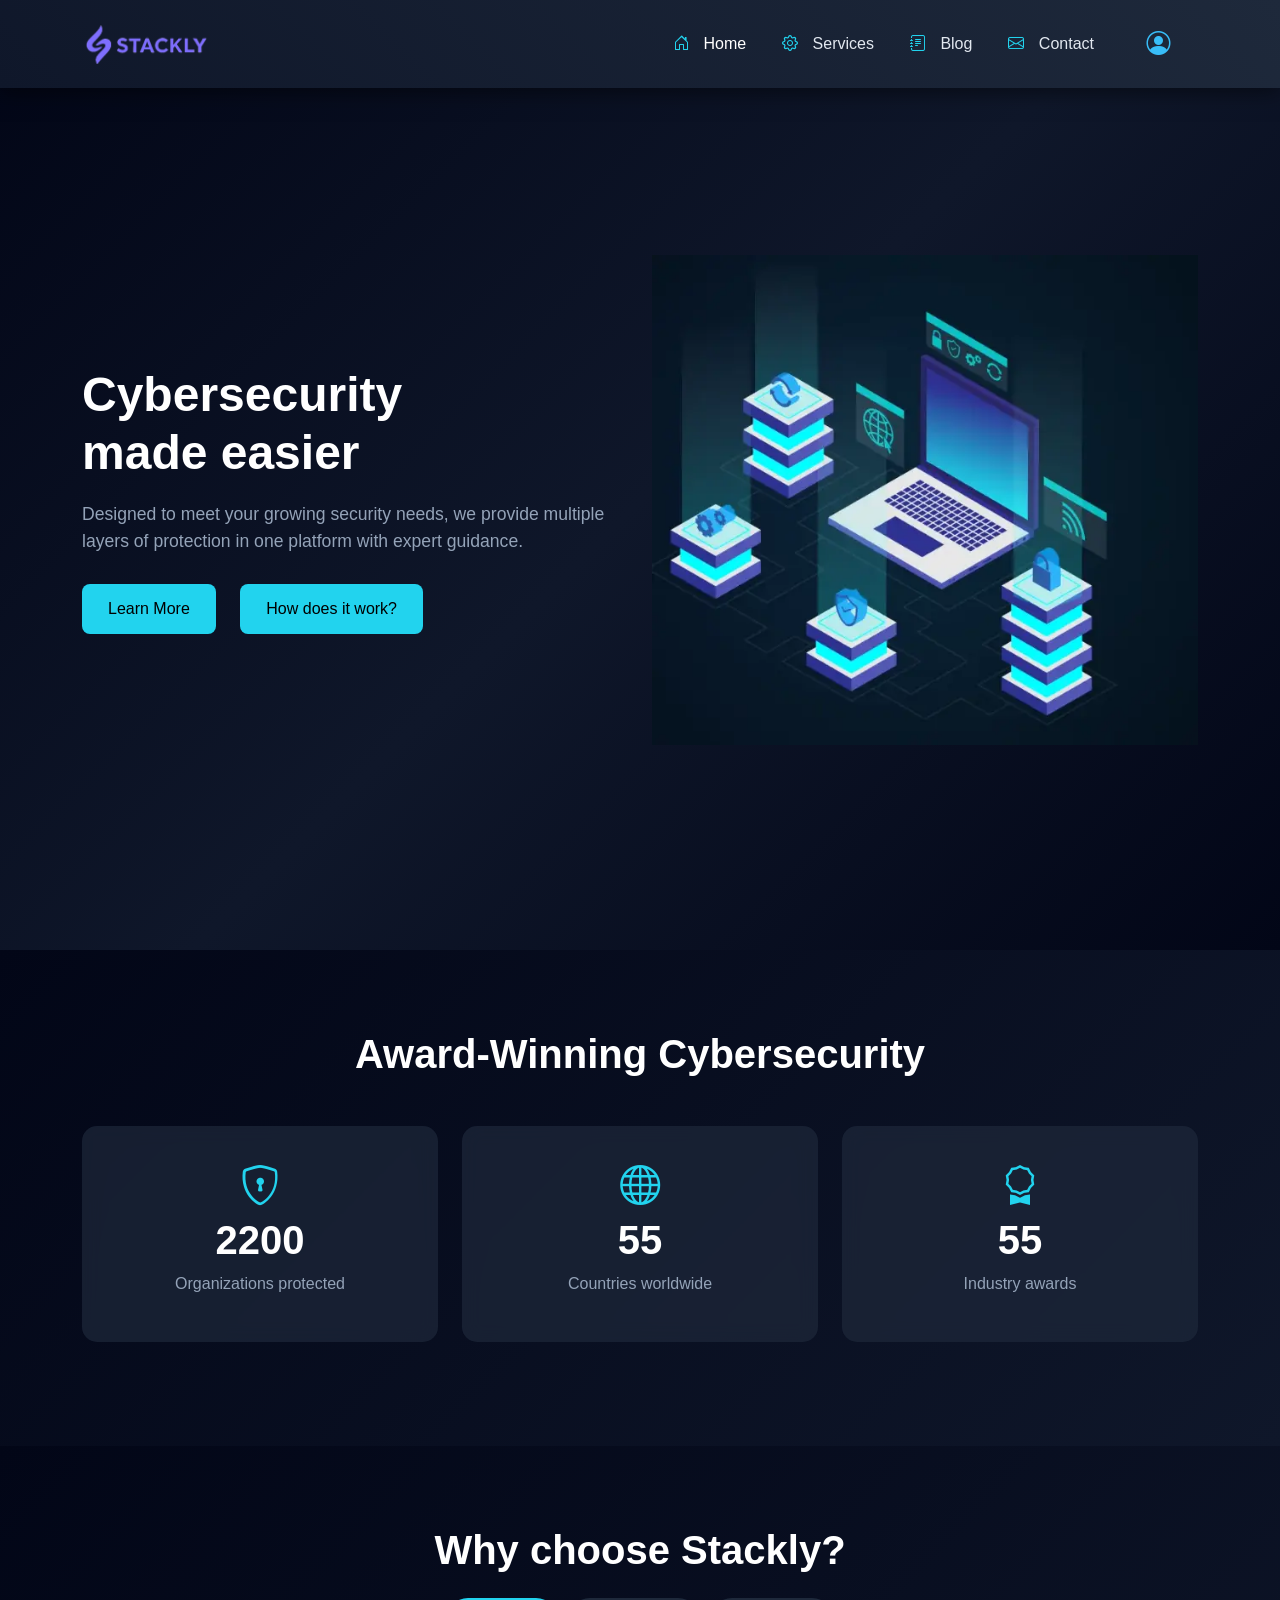
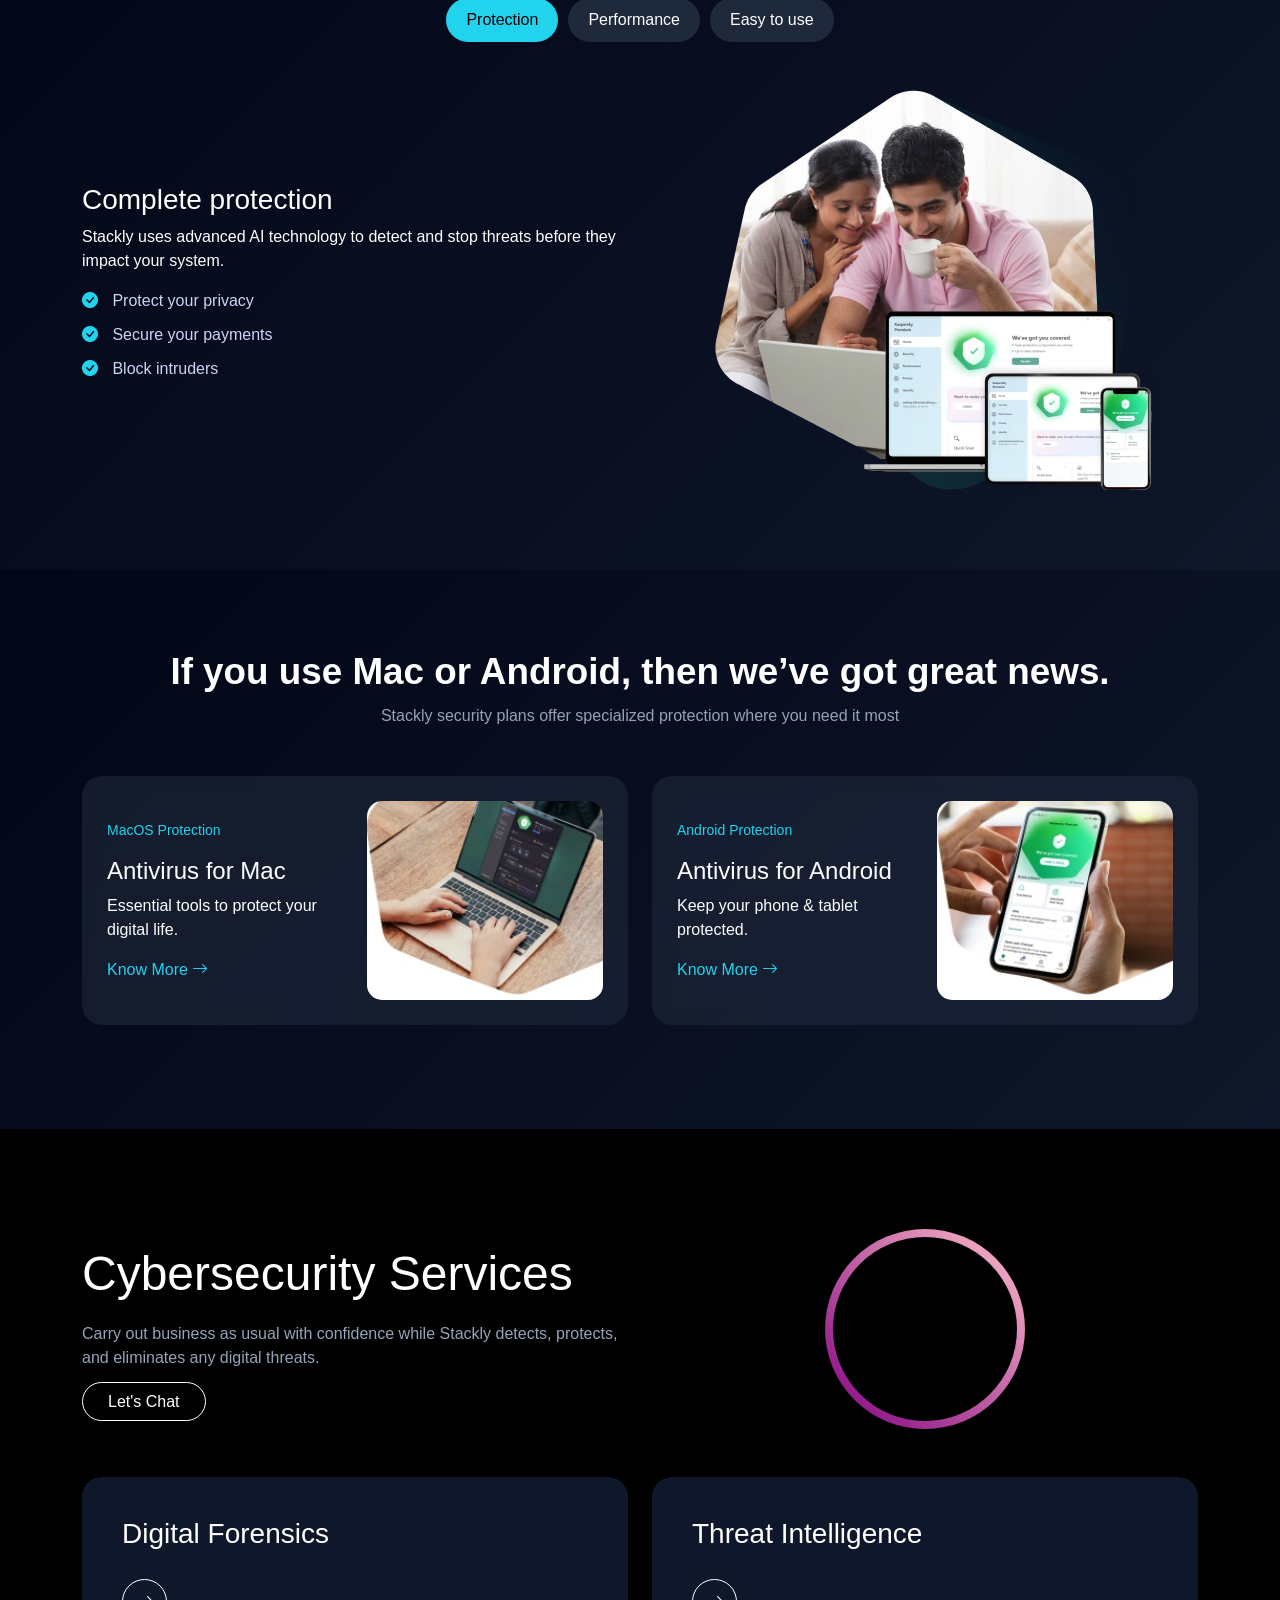
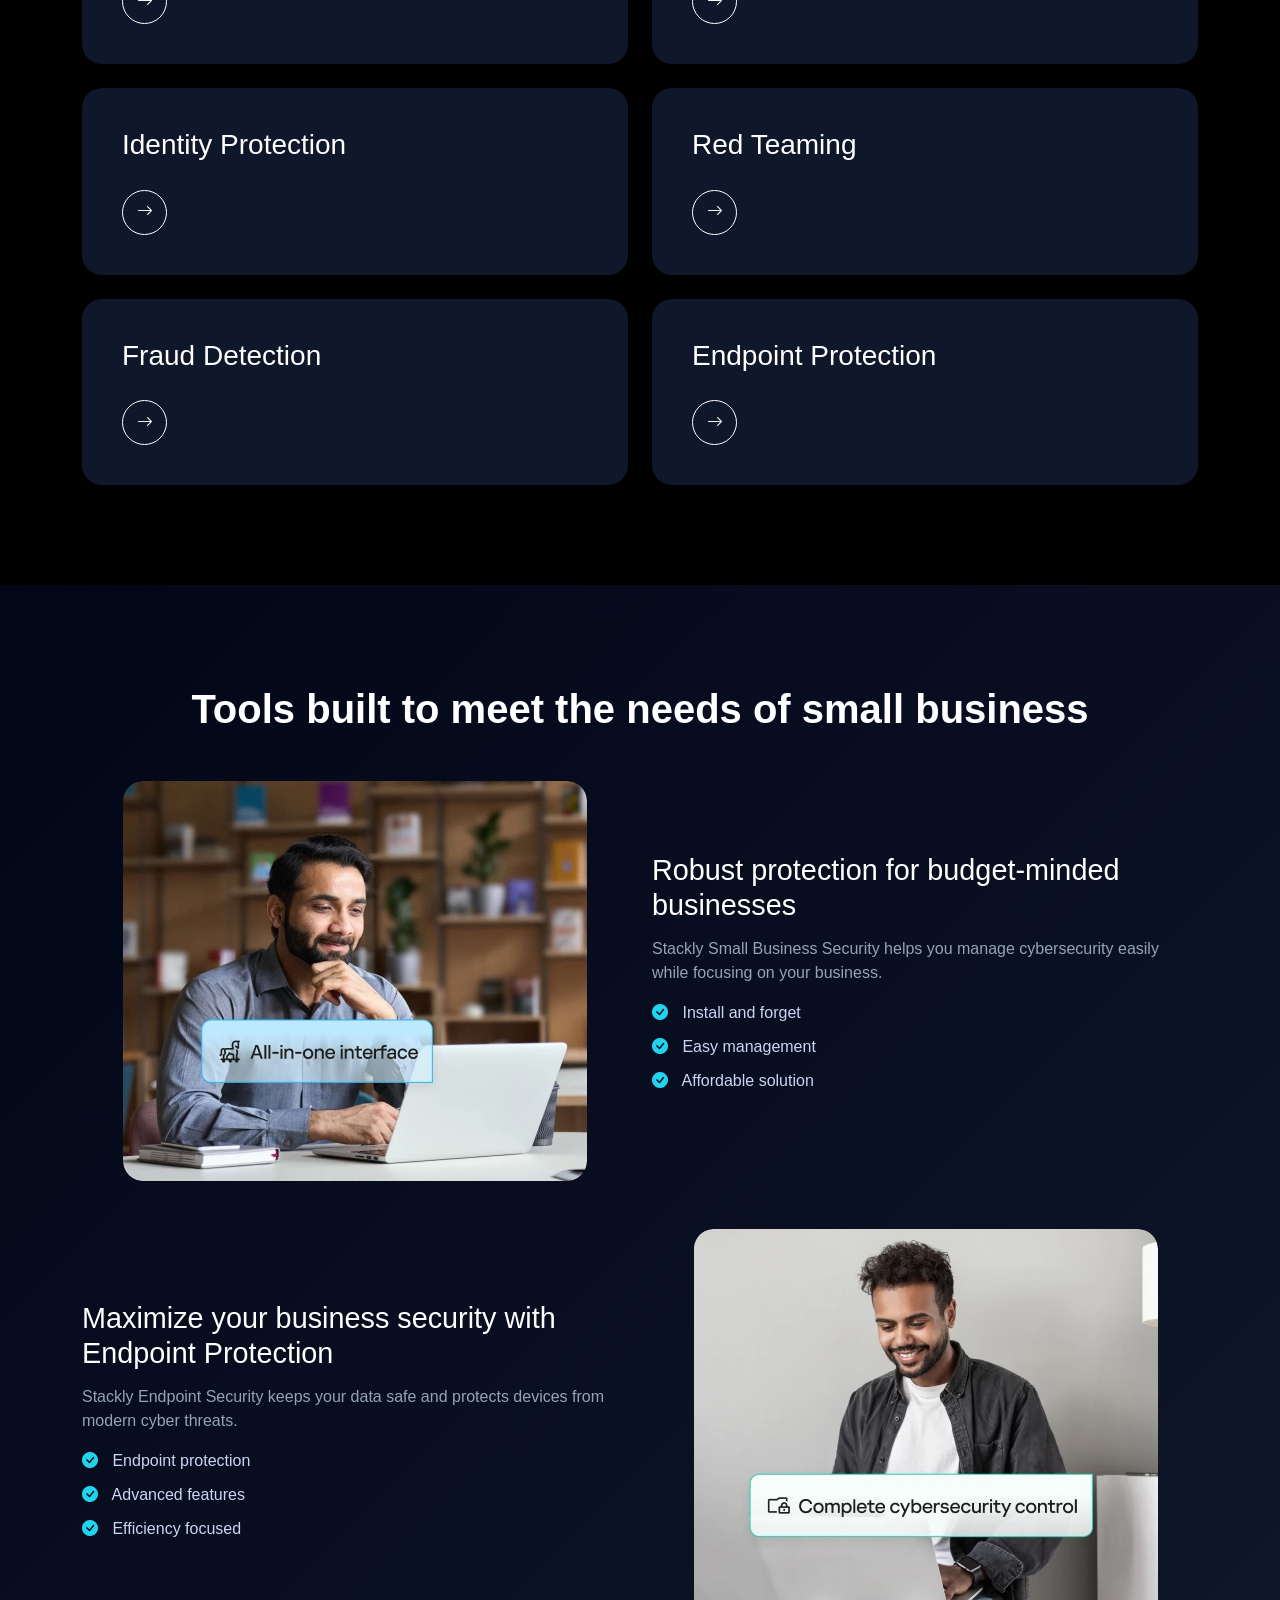
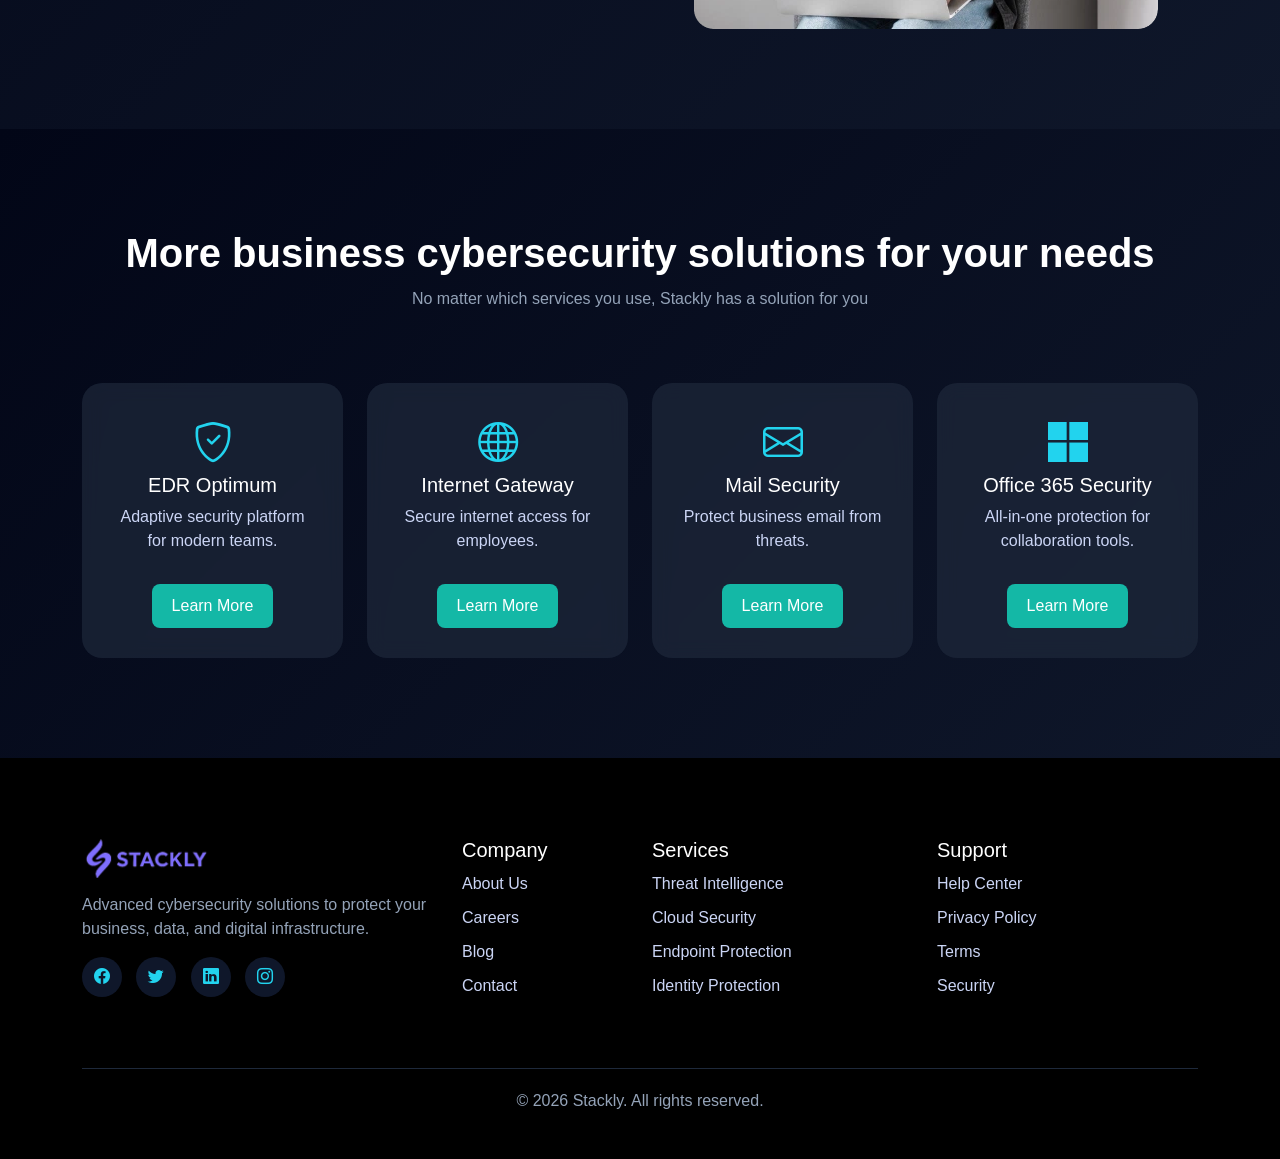
<file: index.html>
<!DOCTYPE html>
<html lang="en">
<head>
<meta charset="UTF-8">
<meta name="viewport" content="width=device-width, initial-scale=1.0">

<title> Stackly || Cyber Security</title>

<link href="https://cdn.jsdelivr.net/npm/bootstrap@5.3.0/dist/css/bootstrap.min.css" rel="stylesheet">

<link href="https://cdn.jsdelivr.net/npm/bootstrap-icons/font/bootstrap-icons.css" rel="stylesheet">

<link rel="stylesheet" href="style.css">
</head>

<body>


<nav class="navbar navbar-expand-lg navbar-dark custom-navbar fixed-top">
  <div class="container">

  <a class="navbar-brand fw-bold d-flex align-items-center" href="#">
  <img src="Adobe Express - file.png" alt="Logo" class="logo-img">
  
</a>

   
    <button class="navbar-toggler" type="button" onclick="toggleMenu()">
      <span class="navbar-toggler-icon"></span>
    </button>

    <div class="collapse navbar-collapse" id="navbarMenu">
      <ul class="navbar-nav ms-auto align-items-lg-center">

        <li class="nav-item">
          <a class="nav-link active" href="index.html"><i class="bi bi-house-door"></i> Home</a>
        </li>

        <li class="nav-item">
          <a class="nav-link" href="service.html"><i class="bi bi-gear"></i> Services</a>
        </li>

        <li class="nav-item">
          <a class="nav-link" href="blog.html"><i class="bi bi-journal-text"></i> Blog</a>
        </li>

        <li class="nav-item">
          <a class="nav-link" href="contact.html"><i class="bi bi-envelope"></i> Contact</a>
        </li>

        <li class="nav-item dropdown ms-lg-3">
          <a class="nav-link dropdown-toggle profile-icon" href="#" role="button" data-bs-toggle="dropdown">
            <i class="bi bi-person-circle fs-4"></i>
          </a>

          <ul class="dropdown-menu dropdown-menu-end custom-dropdown">

            <li>
              <a class="dropdown-item" href="login.html">
                <i class="bi bi-box-arrow-in-right"></i> Login
              </a>
            </li>

            <li>
              <a class="dropdown-item" href="register.html">
                <i class="bi bi-person-plus"></i> Register
              </a>
            </li>

          </ul>
        </li>

      </ul>
    </div>

  </div>
</nav>

<section class="hero-section d-flex align-items-center">
  <div class="container">
    <div class="row align-items-center">

     
      <div class="col-lg-6 text-content">
        <h1 class="hero-title">
          Cybersecurity <br> made easier
        </h1>

        <p class="hero-text">
          Designed to meet your growing security needs, we provide multiple layers of protection in one platform with expert guidance.
        </p>

        <div class="hero-buttons">
          <a href="error.html" class="btn btn-cyber">Learn More</a>
          <a href="error.html" class="btn btn-link-custom">How does it work?</a>
        </div>
      </div>


      <div class="col-lg-6 text-center">
        <img src="hero1.webp" class="img-fluid hero-img" alt="Cyber Image">
      </div>

    </div>
  </div>
</section>
<section class="stats-section">
  <div class="container">

    <h2 class="text-center stats-title">Award-Winning Cybersecurity</h2>

    <div class="row mt-5">

      <div class="col-lg-4 col-md-6 mb-4">
        <div class="stat-card text-center">
          <i class="bi bi-shield-lock stat-icon"></i>
          <h3 class="counter" data-target="4000">0</h3>
          <p>Organizations protected</p>
        </div>
      </div>

      <div class="col-lg-4 col-md-6 mb-4">
        <div class="stat-card text-center">
          <i class="bi bi-globe stat-icon"></i>
          <h3 class="counter" data-target="60">0</h3>
          <p>Countries worldwide</p>
        </div>
      </div>

      <div class="col-lg-4 col-md-6 mb-4">
        <div class="stat-card text-center">
          <i class="bi bi-award stat-icon"></i>
          <h3 class="counter" data-target="65">0</h3>
          <p>Industry awards</p>
        </div>
      </div>

    </div>
  </div>
</section>

<section class="choose-section">
  <div class="container">

    <h2 class="text-center section-title">Why choose Stackly?</h2>

   
    <div class="tabs text-center mt-4">
      <button class="tab-btn active" onclick="showTab('protection')">Protection</button>
      <button class="tab-btn" onclick="showTab('performance')">Performance</button>
      <button class="tab-btn" onclick="showTab('easy')">Easy to use</button>
    </div>


    <div class="tab-content mt-5">

    
      <div class="tab-pane active" id="protection">
        <div class="row align-items-center">

          <div class="col-lg-6">
            <h3>Complete protection</h3>
            <p>
              Stackly uses advanced AI technology to detect and stop threats before they impact your system.
            </p>

            <ul>
              <li><i class="bi bi-check-circle-fill"></i> Protect your privacy</li>
              <li><i class="bi bi-check-circle-fill"></i> Secure your payments</li>
              <li><i class="bi bi-check-circle-fill"></i> Block intruders</li>
            </ul>
          </div>

          <div class="col-lg-6 text-center">
            <img src="choose1.webp" class="img-fluid tab-img">
          </div>

        </div>
      </div>

      <div class="tab-pane" id="performance">
        <div class="row align-items-center">

          <div class="col-lg-6">
            <h3>Keeps devices running smoothly</h3>
            <p>
              Lightweight protection that runs in the background without slowing your system.
            </p>

            <ul>
              <li><i class="bi bi-check-circle-fill"></i> Optimized performance</li>
              <li><i class="bi bi-check-circle-fill"></i> Scheduled scans</li>
            </ul>
          </div>

          <div class="col-lg-6 text-center">
            <img src="choose2.webp" class="img-fluid tab-img">
          </div>

        </div>
      </div>

    
      <div class="tab-pane" id="easy">
        <div class="row align-items-center">

          <div class="col-lg-6">
            <h3>Simple & easy to use</h3>
            <p>
              Full control with an intuitive interface designed for everyone.
            </p>

            <ul>
              <li><i class="bi bi-check-circle-fill"></i> Control notifications</li>
              <li><i class="bi bi-check-circle-fill"></i> Pause alerts anytime</li>
            </ul>
          </div>

          <div class="col-lg-6 text-center">
            <img src="choose3.webp" class="img-fluid tab-img">
          </div>

        </div>
      </div>

    </div>
  </div>
</section>

  <section class="platform-section">
  <div class="container text-center">

    <h2 class="platform-title">
      If you use Mac or Android, then we’ve got great news.
    </h2>

    <p class="platform-subtitle">
      Stackly security plans offer specialized protection where you need it most
    </p>

    <div class="row mt-5">

   
      <div class="col-lg-6 mb-4">
        <div class="platform-card">

          <div class="row align-items-center">

            <div class="col-md-6 text-start">
              <p class="small-text">MacOS Protection</p>
              <h4>Antivirus for Mac</h4>
              <p>Essential tools to protect your digital life.</p>

              <a href="error.html" class="know-btn">
                Know More <i class="bi bi-arrow-right"></i>
              </a>
            </div>

            <div class="col-md-6 text-center">
              <img src="mac.webp" class="img-fluid card-img">
            </div>

          </div>

        </div>
      </div>

    
      <div class="col-lg-6 mb-4">
        <div class="platform-card">

          <div class="row align-items-center">

            <div class="col-md-6 text-start">
              <p class="small-text">Android Protection</p>
              <h4>Antivirus for Android</h4>
              <p>Keep your phone & tablet protected.</p>

              <a href="error.html" class="know-btn">
                Know More <i class="bi bi-arrow-right"></i>
              </a>
            </div>

            <div class="col-md-6 text-center">
              <img src="android.webp" class="img-fluid card-img">
            </div>

          </div>

        </div>
      </div>

    </div>
  </div>
</section>
<section class="services-section">
  <div class="container">

 
    <div class="row align-items-center mb-5">

      <div class="col-lg-6">
        <h1 class="service-title">Cybersecurity Services</h1>
        <p class="service-text">
          Carry out business as usual with confidence while Stackly detects, protects, and eliminates any digital threats.
        </p>

        <a href="error.html" class="chat-btn">Let's Chat</a>
      </div>

      <div class="col-lg-6 text-center">
        <div class="circle-design"></div>
      </div>

    </div>

    
    <div class="row g-4">


      <div class="col-lg-6">
        <div class="service-card ">
          <h3>Digital Forensics</h3>
          <a href="error.html" class="arrow-btn"><i class="bi bi-arrow-right"></i></a>
        </div>
      </div>

      <div class="col-lg-6">
        <div class="service-card">
          <h3>Threat Intelligence</h3>
          <a href="error.html" class="arrow-btn"><i class="bi bi-arrow-right"></i></a>
        </div>
      </div>

      <div class="col-lg-6">
        <div class="service-card">
          <h3>Identity Protection</h3>
          <a href="error.html" class="arrow-btn"><i class="bi bi-arrow-right"></i></a>
        </div>
      </div>

      <div class="col-lg-6">
        <div class="service-card">
          <h3>Red Teaming</h3>
          <a href="error.html" class="arrow-btn"><i class="bi bi-arrow-right"></i></a>
        </div>
      </div>

      <div class="col-lg-6">
        <div class="service-card">
          <h3>Fraud Detection</h3>
          <a href="error.html" class="arrow-btn"><i class="bi bi-arrow-right"></i></a>
        </div>
      </div>

      <div class="col-lg-6">
        <div class="service-card">
          <h3>Endpoint Protection</h3>
          <a href="error.html" class="arrow-btn"><i class="bi bi-arrow-right"></i></a>
        </div>
      </div>

    </div>

  </div>
</section>

<section class="business-section">
  <div class="container">

    <h2 class="business-title text-center">
      Tools built to meet the needs of small business
    </h2>

    <div class="row align-items-center mt-5">

      <div class="col-lg-6 text-center">
        <div class="image-box">
          <img src="people1.webp" class="img-fluid">
          <!-- <span class="image-badge">All-in-one interface</span> -->
        </div>
      </div>
      <div class="col-lg-6">
        <h3>Robust protection for budget-minded businesses</h3>

        <p>
          Stackly Small Business Security helps you manage cybersecurity easily while focusing on your business.
        </p>

        <ul class="business-list">
          <li><i class="bi bi-check-circle-fill"></i> Install and forget</li>
          <li><i class="bi bi-check-circle-fill"></i> Easy management</li>
          <li><i class="bi bi-check-circle-fill"></i> Affordable solution</li>
        </ul>
      </div>

    </div>
    <div class="row align-items-center mt-5 flex-lg-row-reverse">
      <div class="col-lg-6 text-center">
        <div class="image-box">
          <img src="people2.webp" class="img-fluid">
          <!-- <span class="image-badge">Complete cybersecurity control</span> -->
        </div>
      </div>
      <div class="col-lg-6">
        <h3>Maximize your business security with Endpoint Protection</h3>

        <p>
          Stackly Endpoint Security keeps your data safe and protects devices from modern cyber threats.
        </p>

        <ul class="business-list">
          <li><i class="bi bi-check-circle-fill"></i> Endpoint protection</li>
          <li><i class="bi bi-check-circle-fill"></i> Advanced features</li>
          <li><i class="bi bi-check-circle-fill"></i> Efficiency focused</li>
        </ul>
      </div>

    </div>

  </div>
</section>
<section class="solutions-section">
  <div class="container text-center">

    
    <h2 class="solutions-title">
      More business cybersecurity solutions for your needs
    </h2>

    <p class="solutions-subtitle">
      No matter which services you use, Stackly has a solution for you
    </p>

    <div class="row mt-5 g-4">

     
      <div class="col-lg-3 col-md-6">
        <div class="solution-card">
          <i class="bi bi-shield-check icon"></i>
          <h5>EDR Optimum</h5>
          <p>Adaptive security platform for modern teams.</p>
          <a href="error.html" class="solution-btn">Learn More</a>
        </div>
      </div>

  
      <div class="col-lg-3 col-md-6">
        <div class="solution-card">
          <i class="bi bi-globe icon"></i>
          <h5>Internet Gateway</h5>
          <p>Secure internet access for employees.</p>
          <a href="error.html" class="solution-btn">Learn More</a>
        </div>
      </div>


      <div class="col-lg-3 col-md-6">
        <div class="solution-card">
          <i class="bi bi-envelope icon"></i>
          <h5>Mail Security</h5>
          <p>Protect business email from threats.</p>
          <a href="error.html" class="solution-btn">Learn More</a>
        </div>
      </div>


      <div class="col-lg-3 col-md-6">
        <div class="solution-card">
          <i class="bi bi-microsoft icon"></i>
          <h5>Office 365 Security</h5>
          <p>All-in-one protection for collaboration tools.</p>
          <a href="error.html" class="solution-btn">Learn More</a>
        </div>
      </div>

    </div>

  </div>
</section>
<footer class="footer-section">
  <div class="container">

    <div class="row">

      
      <div class="col-lg-4 col-md-6 mb-4">
       <h3 class="footer-logo d-flex align-items-center">
            <img src="Adobe Express - file.png" class="footer-logo-img" alt="Logo">
            
        </h3>

        <p class="footer-text">
          Advanced cybersecurity solutions to protect your business, data, and digital infrastructure.
        </p>

      
        <div class="social-icons">
          <a href="error.html"><i class="bi bi-facebook"></i></a>
          <a href="error.html"><i class="bi bi-twitter"></i></a>
          <a href="error.html"><i class="bi bi-linkedin"></i></a>
          <a href="error.html"><i class="bi bi-instagram"></i></a>
        </div>
      </div>

      <div class="col-lg-2 col-md-6 mb-4">
        <h5>Company</h5>
        <ul>
          <li><a href="error.html">About Us</a></li>
          <li><a href="error.html">Careers</a></li>
          <li><a href="error.html">Blog</a></li>
          <li><a href="error.html">Contact</a></li>
        </ul>
      </div>

      <div class="col-lg-3 col-md-6 mb-4">
        <h5>Services</h5>
        <ul>
          <li><a href="error.html">Threat Intelligence</a></li>
          <li><a href="error.html">Cloud Security</a></li>
          <li><a href="error.html">Endpoint Protection</a></li>
          <li><a href="error.html">Identity Protection</a></li>
        </ul>
      </div>

      <div class="col-lg-3 col-md-6 mb-4">
        <h5>Support</h5>
        <ul>
          <li><a href="error.html">Help Center</a></li>
          <li><a href="error.html">Privacy Policy</a></li>
          <li><a href="error.html">Terms</a></li>
          <li><a href="error.html">Security</a></li>
        </ul>
      </div>

    </div>

    <div class="footer-bottom text-center">
      <p>&copy; 2026 Stackly. All rights reserved.</p>
    </div>

  </div>
</footer>
<script src="script.js"></script>

<script src="https://cdn.jsdelivr.net/npm/bootstrap@5.3.0/dist/js/bootstrap.bundle.min.js"></script>
<script>
    function toggleMenu() {
  let menu = document.getElementById("navbarMenu");

  if (menu.classList.contains("show")) {
    menu.classList.remove("show");
  } else {
    menu.classList.add("show");
  }
}
</script>

</body>
</html>
</file>
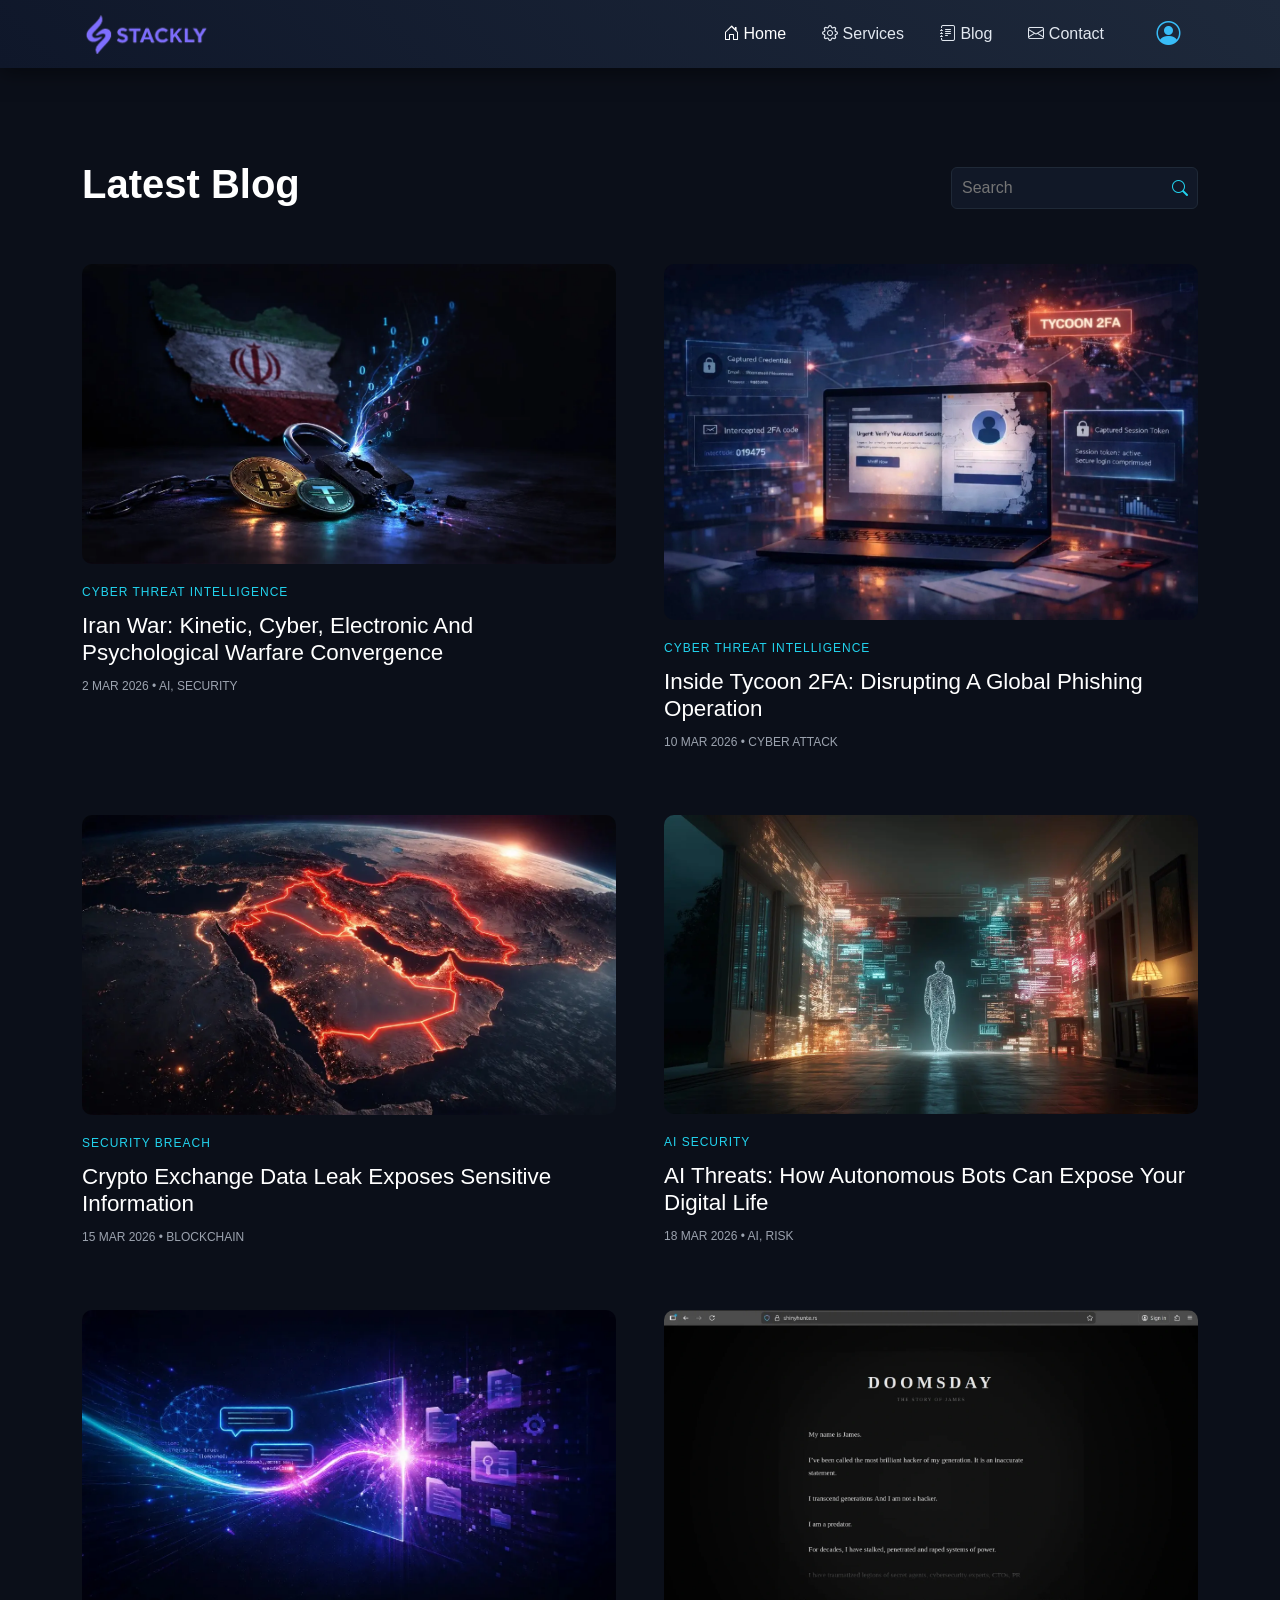
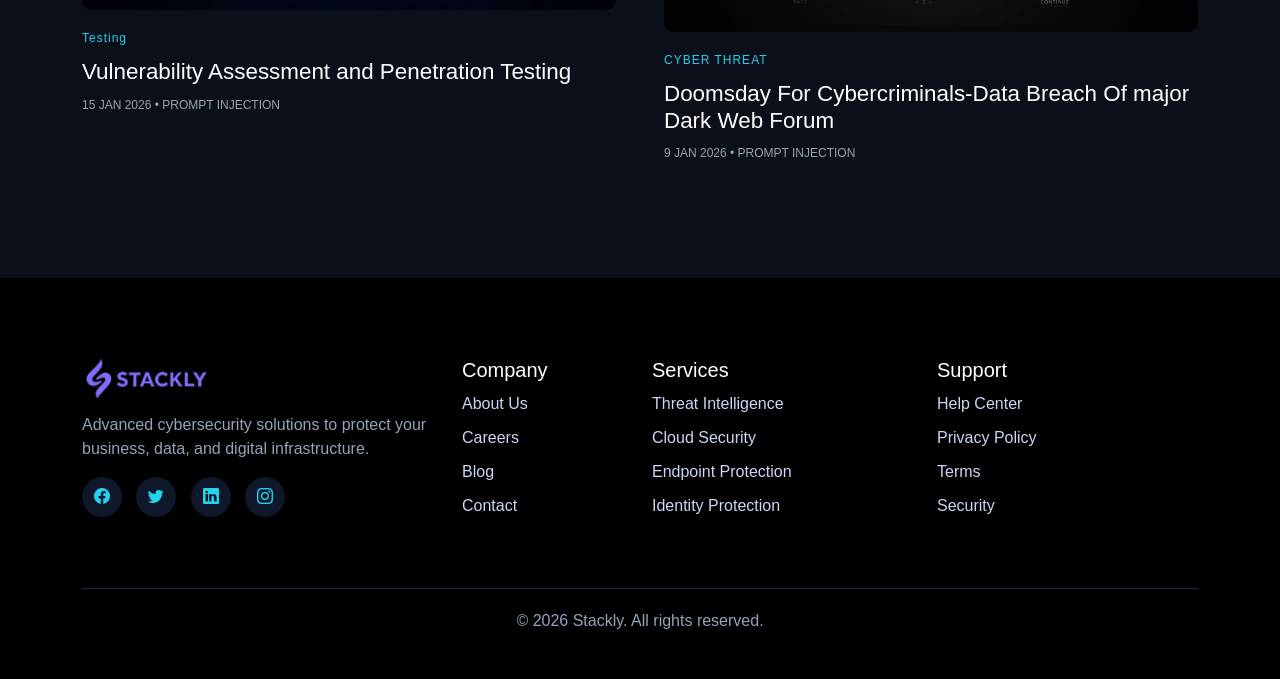
<file: blog.html>
<!DOCTYPE html>
<html lang="en">
<head>
<meta charset="UTF-8">
<meta name="viewport" content="width=device-width, initial-scale=1.0">

<title> Stackly || Cyber Security</title>

<link href="https://cdn.jsdelivr.net/npm/bootstrap@5.3.0/dist/css/bootstrap.min.css" rel="stylesheet">

<link href="https://cdn.jsdelivr.net/npm/bootstrap-icons/font/bootstrap-icons.css" rel="stylesheet">

<link rel="stylesheet" href="blog.css">
</head>

<body>


<nav class="navbar navbar-expand-lg navbar-dark custom-navbar fixed-top">
  <div class="container">

  <a class="navbar-brand fw-bold d-flex align-items-center" href="#">
  <img src="Adobe Express - file.png" alt="Logo" class="logo-img">
  
</a>

   
    <button class="navbar-toggler" type="button" onclick="toggleMenu()">
      <span class="navbar-toggler-icon"></span>
    </button>

    <div class="collapse navbar-collapse" id="navbarMenu">
      <ul class="navbar-nav ms-auto align-items-lg-center">

        <li class="nav-item">
          <a class="nav-link active" href="index.html"><i class="bi bi-house-door"></i> Home</a>
        </li>

        <li class="nav-item">
          <a class="nav-link" href="service.html"><i class="bi bi-gear"></i> Services</a>
        </li>

        <li class="nav-item">
          <a class="nav-link" href="blog.html"><i class="bi bi-journal-text"></i> Blog</a>
        </li>

        <li class="nav-item">
          <a class="nav-link" href="contact.html"><i class="bi bi-envelope"></i> Contact</a>
        </li>

        <li class="nav-item dropdown ms-lg-3">
          <a class="nav-link dropdown-toggle profile-icon" href="#" role="button" data-bs-toggle="dropdown">
            <i class="bi bi-person-circle fs-4"></i>
          </a>

          <ul class="dropdown-menu dropdown-menu-end custom-dropdown">

            <li>
              <a class="dropdown-item" href="login.html">
                <i class="bi bi-box-arrow-in-right"></i> Login
              </a>
            </li>

            <li>
              <a class="dropdown-item" href="register.html">
                <i class="bi bi-person-plus"></i> Register
              </a>
            </li>

          </ul>
        </li>

      </ul>
    </div>

  </div>
</nav>
<section class="blog-section">
  <div class="container">

 
    <div class="blog-header d-flex justify-content-between align-items-center mb-5">
      <h2>Latest Blog</h2>
      <div class="search-box">
        <input type="text" placeholder="Search">
        <i class="bi bi-search"></i>
      </div>
    </div>

    <div class="row g-5">

      <div class="col-lg-6">
        <div class="blog-card">
          <img src="blog1 (1).webp" class="blog-img">

          <div class="blog-content">
            <span class="category">CYBER THREAT INTELLIGENCE</span>

            <h3>
              Iran War: Kinetic, Cyber, Electronic And Psychological Warfare Convergence
            </h3>

            <p class="meta">2 MAR 2026 • AI, SECURITY</p>
          </div>
        </div>
      </div>

      <div class="col-lg-6">
        <div class="blog-card">
          <img src="blog2 (1).webp" class="blog-img">

          <div class="blog-content">
            <span class="category">CYBER THREAT INTELLIGENCE</span>

            <h3>
              Inside Tycoon 2FA: Disrupting A Global Phishing Operation
            </h3>

            <p class="meta">10 MAR 2026 • CYBER ATTACK</p>
          </div>
        </div>
      </div>

      <div class="col-lg-6">
        <div class="blog-card">
          <img src="blog3.webp" class="blog-img">

          <div class="blog-content">
            <span class="category">SECURITY BREACH</span>

            <h3>
              Crypto Exchange Data Leak Exposes Sensitive Information
            </h3>

            <p class="meta">15 MAR 2026 • BLOCKCHAIN</p>
          </div>
        </div>
      </div>


      <div class="col-lg-6">
        <div class="blog-card">
          <img src="blog4.webp" class="blog-img">

          <div class="blog-content">
            <span class="category">AI SECURITY</span>

            <h3>
              AI Threats: How Autonomous Bots Can Expose Your Digital Life
            </h3>

            <p class="meta">18 MAR 2026 • AI, RISK</p>
          </div>
        </div>
      </div>

      <div class="col-lg-6">
        <div class="blog-card">
          <img src="blog6.webp" class="blog-img">

          <div class="blog-content">
            <span class="category"> Testing</span>

            <h3>
              Vulnerability Assessment and Penetration Testing
            </h3>

            <p class="meta">15 JAN 2026 • PROMPT INJECTION</p>
          </div>
        </div>
      </div>

       <div class="col-lg-6">
        <div class="blog-card">
          <img src="blog5.webp" class="blog-img">

          <div class="blog-content">
            <span class="category">CYBER THREAT</span>

            <h3>
             Doomsday For Cybercriminals-Data Breach Of major Dark Web Forum
            </h3>

            <p class="meta">9 JAN 2026 • PROMPT INJECTION</p>
          </div>
        </div>
      </div>

    </div>

  </div>
</section>

<footer class="footer-section">
  <div class="container">

    <div class="row">

      
      <div class="col-lg-4 col-md-6 mb-4">
       <h3 class="footer-logo d-flex align-items-center">
            <img src="Adobe Express - file.png" class="footer-logo-img" alt="Logo">
            
        </h3>

        <p class="footer-text">
          Advanced cybersecurity solutions to protect your business, data, and digital infrastructure.
        </p>

      
        <div class="social-icons">
          <a href="error.html"><i class="bi bi-facebook"></i></a>
          <a href="error.html"><i class="bi bi-twitter"></i></a>
          <a href="error.html"><i class="bi bi-linkedin"></i></a>
          <a href="error.html"><i class="bi bi-instagram"></i></a>
        </div>
      </div>

      <div class="col-lg-2 col-md-6 mb-4">
        <h5>Company</h5>
        <ul>
          <li><a href="error.html">About Us</a></li>
          <li><a href="error.html">Careers</a></li>
          <li><a href="error.html">Blog</a></li>
          <li><a href="error.html">Contact</a></li>
        </ul>
      </div>

      <div class="col-lg-3 col-md-6 mb-4">
        <h5>Services</h5>
        <ul>
          <li><a href="error.html">Threat Intelligence</a></li>
          <li><a href="error.html">Cloud Security</a></li>
          <li><a href="error.html">Endpoint Protection</a></li>
          <li><a href="error.html">Identity Protection</a></li>
        </ul>
      </div>

      <div class="col-lg-3 col-md-6 mb-4">
        <h5>Support</h5>
        <ul>
          <li><a href="error.html">Help Center</a></li>
          <li><a href="error.html">Privacy Policy</a></li>
          <li><a href="error.html">Terms</a></li>
          <li><a href="error.html">Security</a></li>
        </ul>
      </div>

    </div>

    <div class="footer-bottom text-center">
      <p>&copy; 2026 Stackly. All rights reserved.</p>
    </div>

  </div>
</footer>
<script src="https://cdn.jsdelivr.net/npm/bootstrap@5.3.0/dist/js/bootstrap.bundle.min.js"></script>
<script>
    function toggleMenu() {
  let menu = document.getElementById("navbarMenu");

  if (menu.classList.contains("show")) {
    menu.classList.remove("show");
  } else {
    menu.classList.add("show");
  }
}
</script>
</body>
</html>
</file>
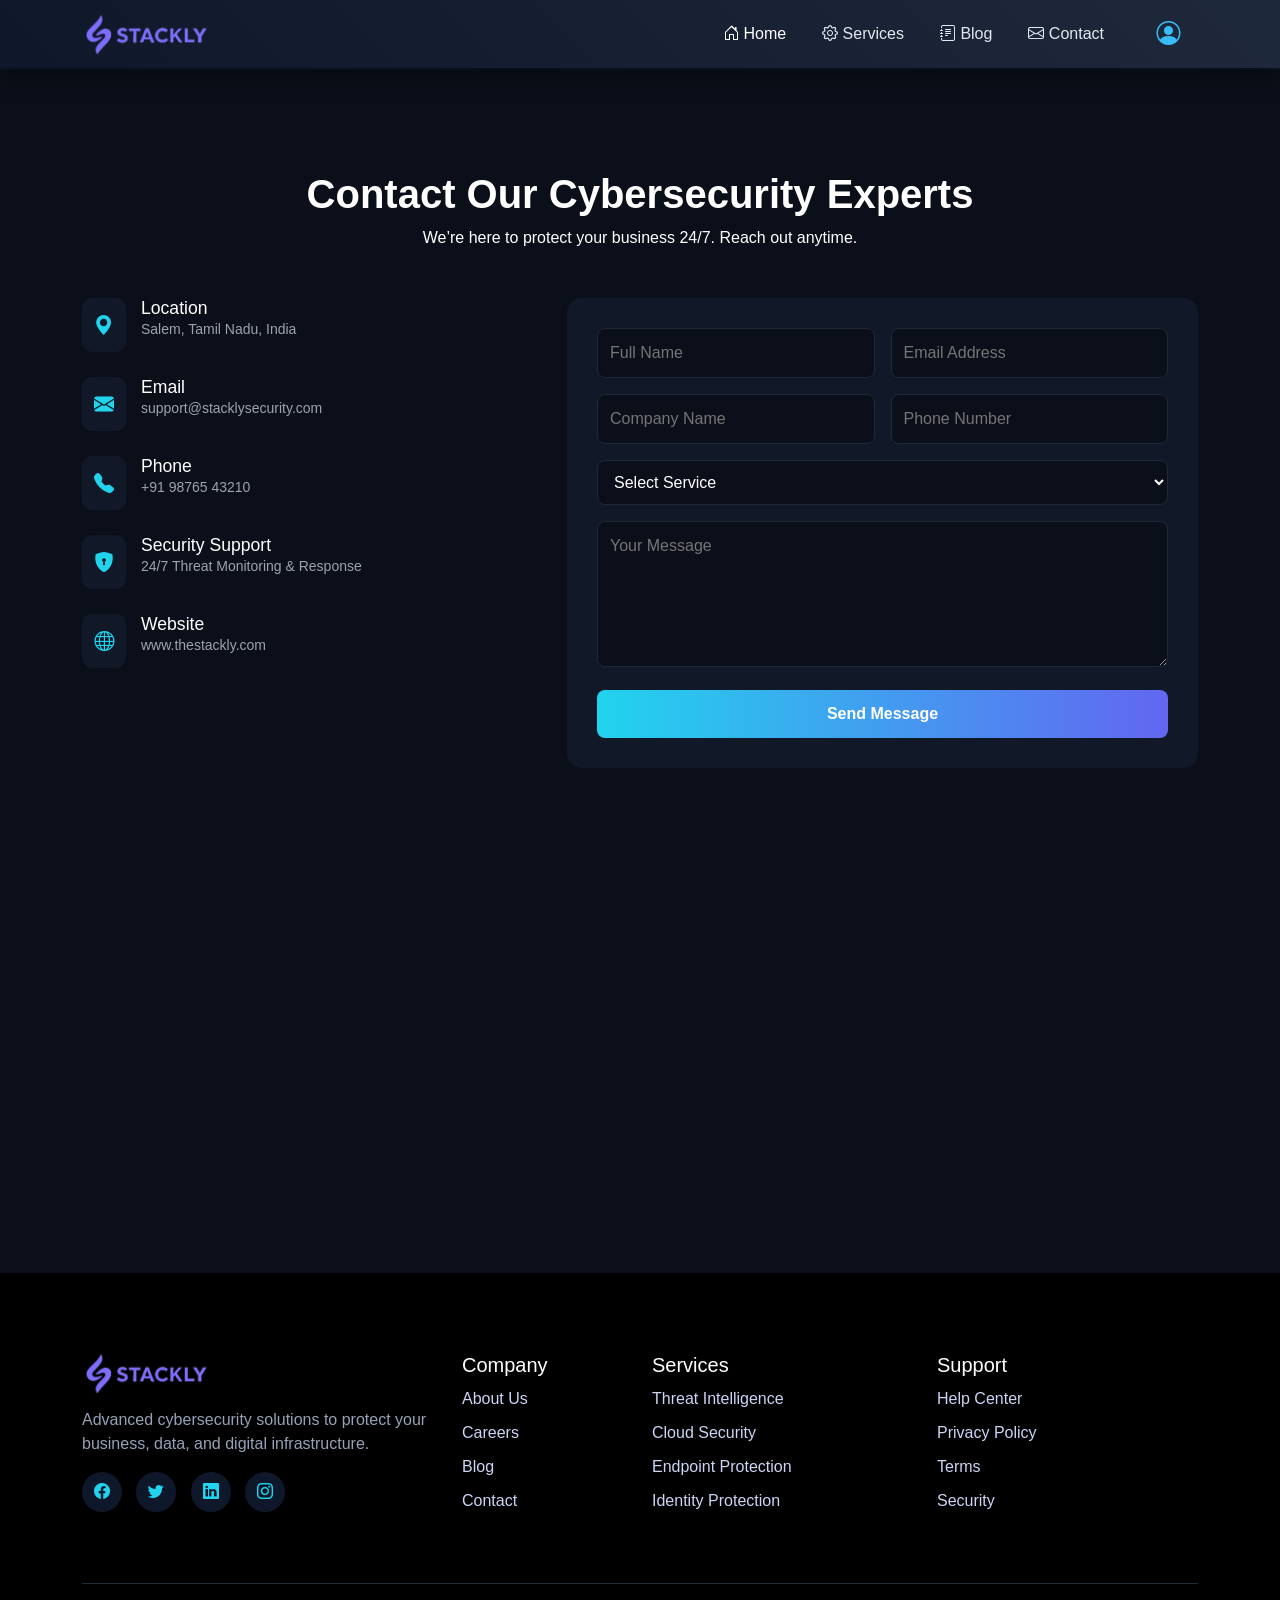
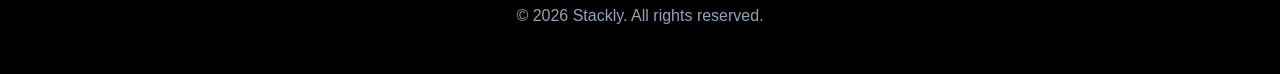
<file: contact.html>
<!DOCTYPE html>
<html lang="en">
<head>
<meta charset="UTF-8">
<meta name="viewport" content="width=device-width, initial-scale=1.0">

<title> Stackly || Cyber Security</title>

<link href="https://cdn.jsdelivr.net/npm/bootstrap@5.3.0/dist/css/bootstrap.min.css" rel="stylesheet">

<link href="https://cdn.jsdelivr.net/npm/bootstrap-icons/font/bootstrap-icons.css" rel="stylesheet">

<link rel="stylesheet" href="contact.css">
</head>

<body>


<nav class="navbar navbar-expand-lg navbar-dark custom-navbar fixed-top">
  <div class="container">

  <a class="navbar-brand fw-bold d-flex align-items-center" href="#">
  <img src="Adobe Express - file.png" alt="Logo" class="logo-img">
  
</a>

   
    <button class="navbar-toggler" type="button" onclick="toggleMenu()">
      <span class="navbar-toggler-icon"></span>
    </button>

    <div class="collapse navbar-collapse" id="navbarMenu">
      <ul class="navbar-nav ms-auto align-items-lg-center">

        <li class="nav-item">
          <a class="nav-link active" href="index.html"><i class="bi bi-house-door"></i> Home</a>
        </li>

        <li class="nav-item">
          <a class="nav-link" href="service.html"><i class="bi bi-gear"></i> Services</a>
        </li>

        <li class="nav-item">
          <a class="nav-link" href="blog.html"><i class="bi bi-journal-text"></i> Blog</a>
        </li>

        <li class="nav-item">
          <a class="nav-link" href="contact.html"><i class="bi bi-envelope"></i> Contact</a>
        </li>

        <li class="nav-item dropdown ms-lg-3">
          <a class="nav-link dropdown-toggle profile-icon" href="#" role="button" data-bs-toggle="dropdown">
            <i class="bi bi-person-circle fs-4"></i>
          </a>

          <ul class="dropdown-menu dropdown-menu-end custom-dropdown">

            <li>
              <a class="dropdown-item" href="login.html">
                <i class="bi bi-box-arrow-in-right"></i> Login
              </a>
            </li>

            <li>
              <a class="dropdown-item" href="register.html">
                <i class="bi bi-person-plus"></i> Register
              </a>
            </li>

          </ul>
        </li>

      </ul>
    </div>

  </div>
</nav>

<section class="contact-section">
  <div class="container">

    <!-- TITLE -->
    <div class="text-center mb-5">
      <h2>Contact Our Cybersecurity Experts</h2>
      <p>We’re here to protect your business 24/7. Reach out anytime.</p>
    </div>

    <div class="row g-5">

      <!-- LEFT INFO -->
      <div class="col-lg-5">

        <div class="contact-info">

          <div class="info-box">
            <i class="bi bi-geo-alt-fill"></i>
            <div>
              <h5>Location</h5>
              <p>Salem, Tamil Nadu, India</p>
            </div>
          </div>

          <div class="info-box">
            <i class="bi bi-envelope-fill"></i>
            <div>
              <h5>Email</h5>
              <p>support@stacklysecurity.com</p>
            </div>
          </div>

          <div class="info-box">
            <i class="bi bi-telephone-fill"></i>
            <div>
              <h5>Phone</h5>
              <p>+91 98765 43210</p>
            </div>
          </div>

          <div class="info-box">
            <i class="bi bi-shield-lock-fill"></i>
            <div>
              <h5>Security Support</h5>
              <p>24/7 Threat Monitoring & Response</p>
            </div>
          </div>

          <div class="info-box">
            <i class="bi bi-globe"></i>
            <div>
              <h5>Website</h5>
              <p>www.thestackly.com</p>
            </div>
          </div>

        </div>

      </div>
      <div class="col-lg-7">

        <form class="contact-form" action="error.html">

          <div class="row g-3">
            <div class="col-md-6">
              <input type="text" placeholder="Full Name" required>
            </div>

            <div class="col-md-6">
              <input type="email" placeholder="Email Address" required>
            </div>

            <div class="col-md-6">
              <input type="text" placeholder="Company Name" required>
            </div>

            <div class="col-md-6">
              <input type="text" placeholder="Phone Number" required>
            </div>

            <div class="col-12">
              <select>
                <option>Select Service</option>
                <option>Threat Intelligence</option>
                <option>Penetration Testing</option>
                <option>Cloud Security</option>
                <option>Endpoint Protection</option>
              </select>
            </div>

            <div class="col-12">
              <textarea rows="5" placeholder="Your Message" required></textarea>
            </div>

            <div class="col-12">
              <button type="submit">Send Message</button>
            </div>
          </div>

        </form>

      </div>

    </div>

    <div class="map-section mt-5">
      <iframe 
        src="https://www.google.com/maps?q=Salem,Tamil%20Nadu&output=embed"
        allowfullscreen=""
        loading="lazy">
      </iframe>
    </div>

  </div>
</section>
<footer class="footer-section">
  <div class="container">

    <div class="row">

      
      <div class="col-lg-4 col-md-6 mb-4">
       <h3 class="footer-logo d-flex align-items-center">
            <img src="Adobe Express - file.png" class="footer-logo-img" alt="Logo">
            
        </h3>

        <p class="footer-text">
          Advanced cybersecurity solutions to protect your business, data, and digital infrastructure.
        </p>

      
        <div class="social-icons">
          <a href="error.html"><i class="bi bi-facebook"></i></a>
          <a href="error.html"><i class="bi bi-twitter"></i></a>
          <a href="error.html"><i class="bi bi-linkedin"></i></a>
          <a href="error.html"><i class="bi bi-instagram"></i></a>
        </div>
      </div>

      <div class="col-lg-2 col-md-6 mb-4">
        <h5>Company</h5>
        <ul>
          <li><a href="error.html">About Us</a></li>
          <li><a href="error.html">Careers</a></li>
          <li><a href="error.html">Blog</a></li>
          <li><a href="error.html">Contact</a></li>
        </ul>
      </div>

      <div class="col-lg-3 col-md-6 mb-4">
        <h5>Services</h5>
        <ul>
          <li><a href="error.html">Threat Intelligence</a></li>
          <li><a href="error.html">Cloud Security</a></li>
          <li><a href="error.html">Endpoint Protection</a></li>
          <li><a href="error.html">Identity Protection</a></li>
        </ul>
      </div>

      <div class="col-lg-3 col-md-6 mb-4">
        <h5>Support</h5>
        <ul>
          <li><a href="error.html">Help Center</a></li>
          <li><a href="error.html">Privacy Policy</a></li>
          <li><a href="error.html">Terms</a></li>
          <li><a href="error.html">Security</a></li>
        </ul>
      </div>

    </div>

    <div class="footer-bottom text-center">
      <p>&copy; 2026 Stackly. All rights reserved.</p>
    </div>

  </div>
</footer>
<script src="https://cdn.jsdelivr.net/npm/bootstrap@5.3.0/dist/js/bootstrap.bundle.min.js"></script>
<script>
    function toggleMenu() {
  let menu = document.getElementById("navbarMenu");

  if (menu.classList.contains("show")) {
    menu.classList.remove("show");
  } else {
    menu.classList.add("show");
  }
}
</script>
</body>
</html>
</file>
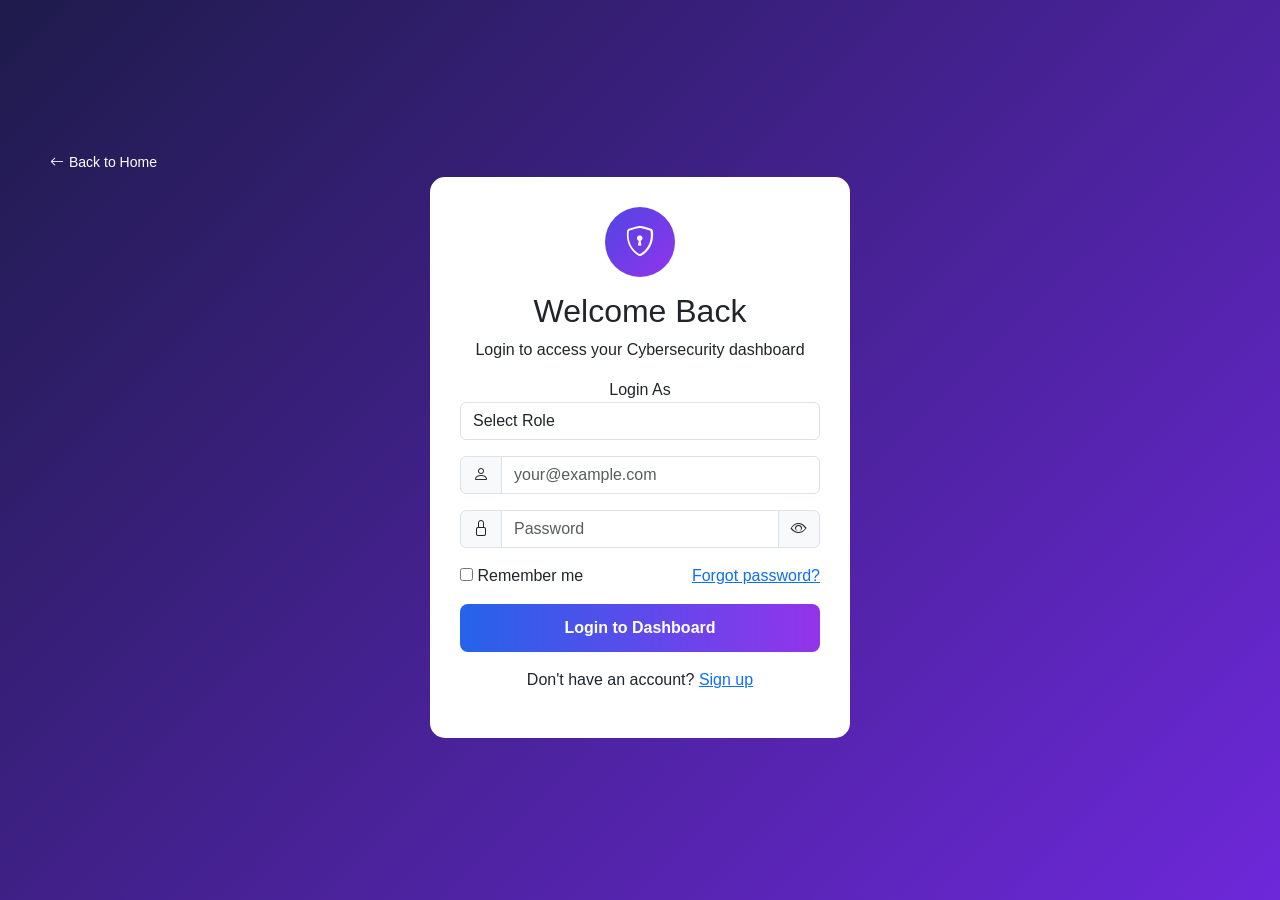
<file: login.html>
<!DOCTYPE html>
<html lang="en">
<head>
<meta charset="UTF-8">
<meta name="viewport" content="width=device-width, initial-scale=1.0">
<title>CyberSecure Login</title>

<link href="https://cdn.jsdelivr.net/npm/bootstrap@5.3.0/dist/css/bootstrap.min.css" rel="stylesheet">
<link href="https://cdn.jsdelivr.net/npm/bootstrap-icons@1.11.3/font/bootstrap-icons.css" rel="stylesheet">

<link rel="stylesheet" href="login.css">
</head>

<body>

<div class="login-container">

   <div class="back-wrapper">
    <a href="index.html" class="back-home">
      <i class="bi bi-arrow-left"></i> Back to Home
    </a>
  </div>

  <div class="login-card">

    <div class="login-icon">
      <i class="bi bi-shield-lock"></i>
    </div>

    <h2>Welcome Back</h2>
    <p>Login to access your Cybersecurity dashboard</p>

    <form id="loginForm">

      
      <label><bold>Login As</bold></label>
      <select id="role" class="form-control mb-3">
        <option disabled selected>Select Role</option>
        <option value="user">User</option>
        <option value="admin">Admin</option>
      </select>

    
      <div class="input-group mb-3">
        <span class="input-group-text"><i class="bi bi-person"></i></span>
        <input type="email" class="form-control" placeholder="your@example.com" required>
      </div>

<div class="input-group mb-3 password-box">
    <span class="input-group-text"><i class="bi bi-lock"></i></span>

     <input type="password" id="password" class="form-control" placeholder="Password" required>

        <span class="input-group-text eye-icon" onclick="togglePassword()">
            <i id="eyeIcon" class="bi bi-eye"></i>
        </span>
</div>

      <div class="d-flex justify-content-between mb-3">
        <div>
          <input type="checkbox" required> Remember me
        </div>
        <a href="error.html">Forgot password?</a>
      </div>
      <button type="submit" class="login-btn">
        Login to Dashboard
      </button>

    </form>

    <p class="mt-3">
      Don't have an account? <a href="register.html">Sign up</a>
    </p>

  </div>

</div>
<script src="https://cdn.jsdelivr.net/npm/bootstrap@5.3.0/dist/js/bootstrap.bundle.min.js"></script>
<script>
   document.getElementById("loginForm").addEventListener("submit", function(e) {
  e.preventDefault();

  let role = document.getElementById("role").value;
  let email = document.querySelector("input[type='email']").value;

  localStorage.setItem("userEmail", email);
  localStorage.setItem("userRole", role);
  if(role === "admin") {
    window.location.href = "admin.html";
  } else {
    window.location.href = "user.html";
  }
});
function togglePassword() {
  let password = document.getElementById("password");
  let icon = document.getElementById("eyeIcon");

  if (password.type === "password") {
    password.type = "text";
    icon.classList.remove("bi-eye");
    icon.classList.add("bi-eye-slash");
  } else {
    password.type = "password";
    icon.classList.remove("bi-eye-slash");
    icon.classList.add("bi-eye");
  }
}
</script>
</body>
</html>
</file>
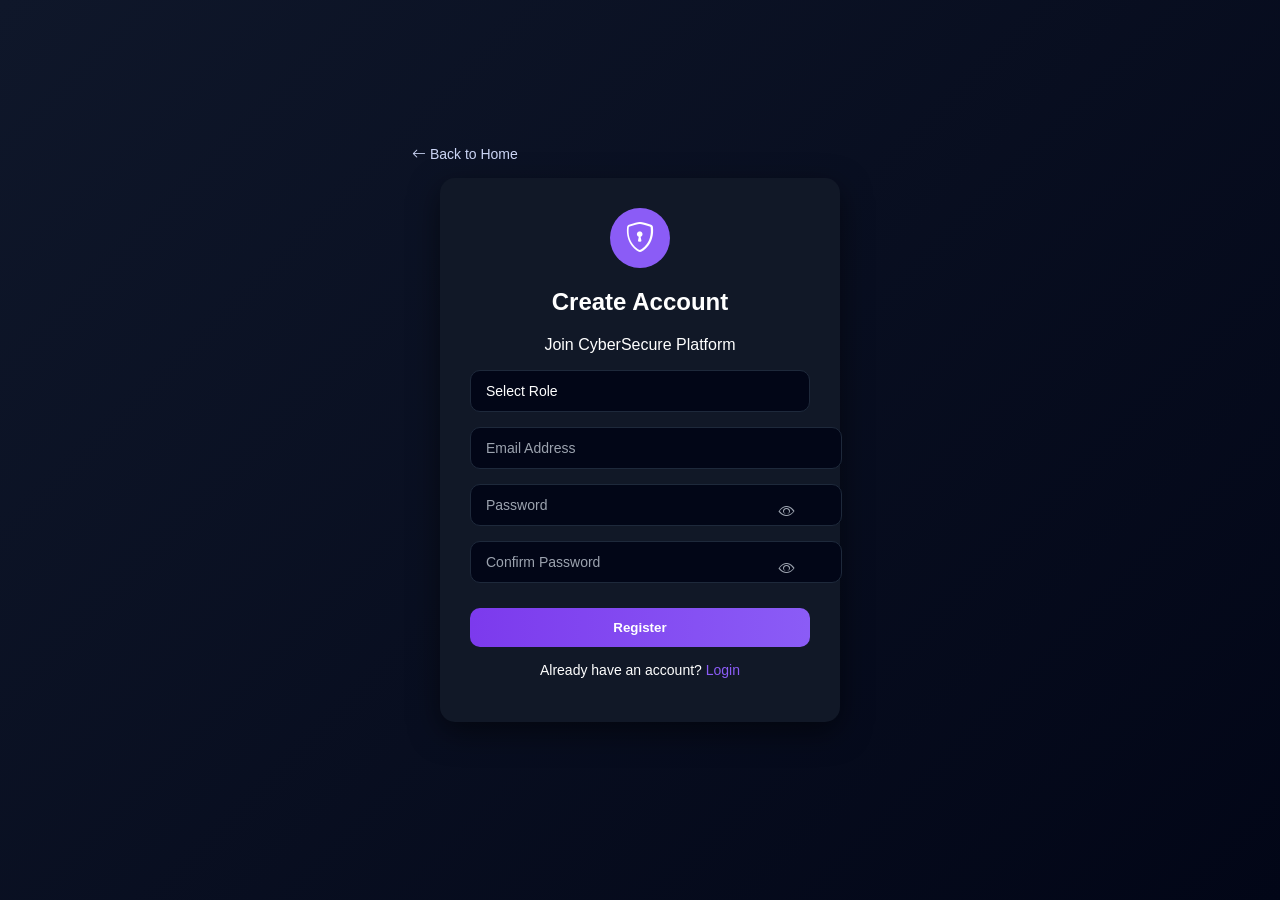
<file: register.html>
<!DOCTYPE html>
<html lang="en">
<head>
<meta charset="UTF-8">
<meta name="viewport" content="width=device-width, initial-scale=1.0">
<title>Register</title>

<link href="https://cdn.jsdelivr.net/npm/bootstrap-icons/font/bootstrap-icons.css" rel="stylesheet">
<link rel="stylesheet" href="register.css">
</head>

<body>

<div class="container">


  <a href="index.html" class="back">
    <i class="bi bi-arrow-left"></i> Back to Home
  </a>

  <div class="card">

    <div class="icon">
      <i class="bi bi-shield-lock"></i>
    </div>

    <h2>Create Account</h2>
    <p>Join CyberSecure Platform</p>

    <form id="registerForm" action="error.html">

      <select id="role">
        <option disabled selected>Select Role</option>
        <option value="user">User</option>
        <option value="admin">Admin</option>
      </select>
      <input type="email" id="email" placeholder="Email Address" required>


     <div class="password-box">
  <input type="password" id="password" placeholder="Password" required>
  <i class="bi bi-eye" onclick="togglePassword('password', this)"></i>
</div>

<div class="password-box">
        <input type="password" id="confirmPassword" placeholder="Confirm Password" required>
        <i class="bi bi-eye" onclick="togglePassword('confirmPassword', this)"></i>
</div>
      <button type="submit">Register</button>

    </form>

    <p class="login-link">
      Already have an account?
      <a href="login.html">Login</a>
    </p>

  </div>

</div>

<script >
function togglePassword(fieldId, icon){
  let input = document.getElementById(fieldId);

  if(input.type === "password"){
    input.type = "text";
    icon.classList.remove("bi-eye");
    icon.classList.add("bi-eye-slash");
  } else {
    input.type = "password";
    icon.classList.remove("bi-eye-slash");
    icon.classList.add("bi-eye");
  }
}


</script>
</body>
</html>
</file>
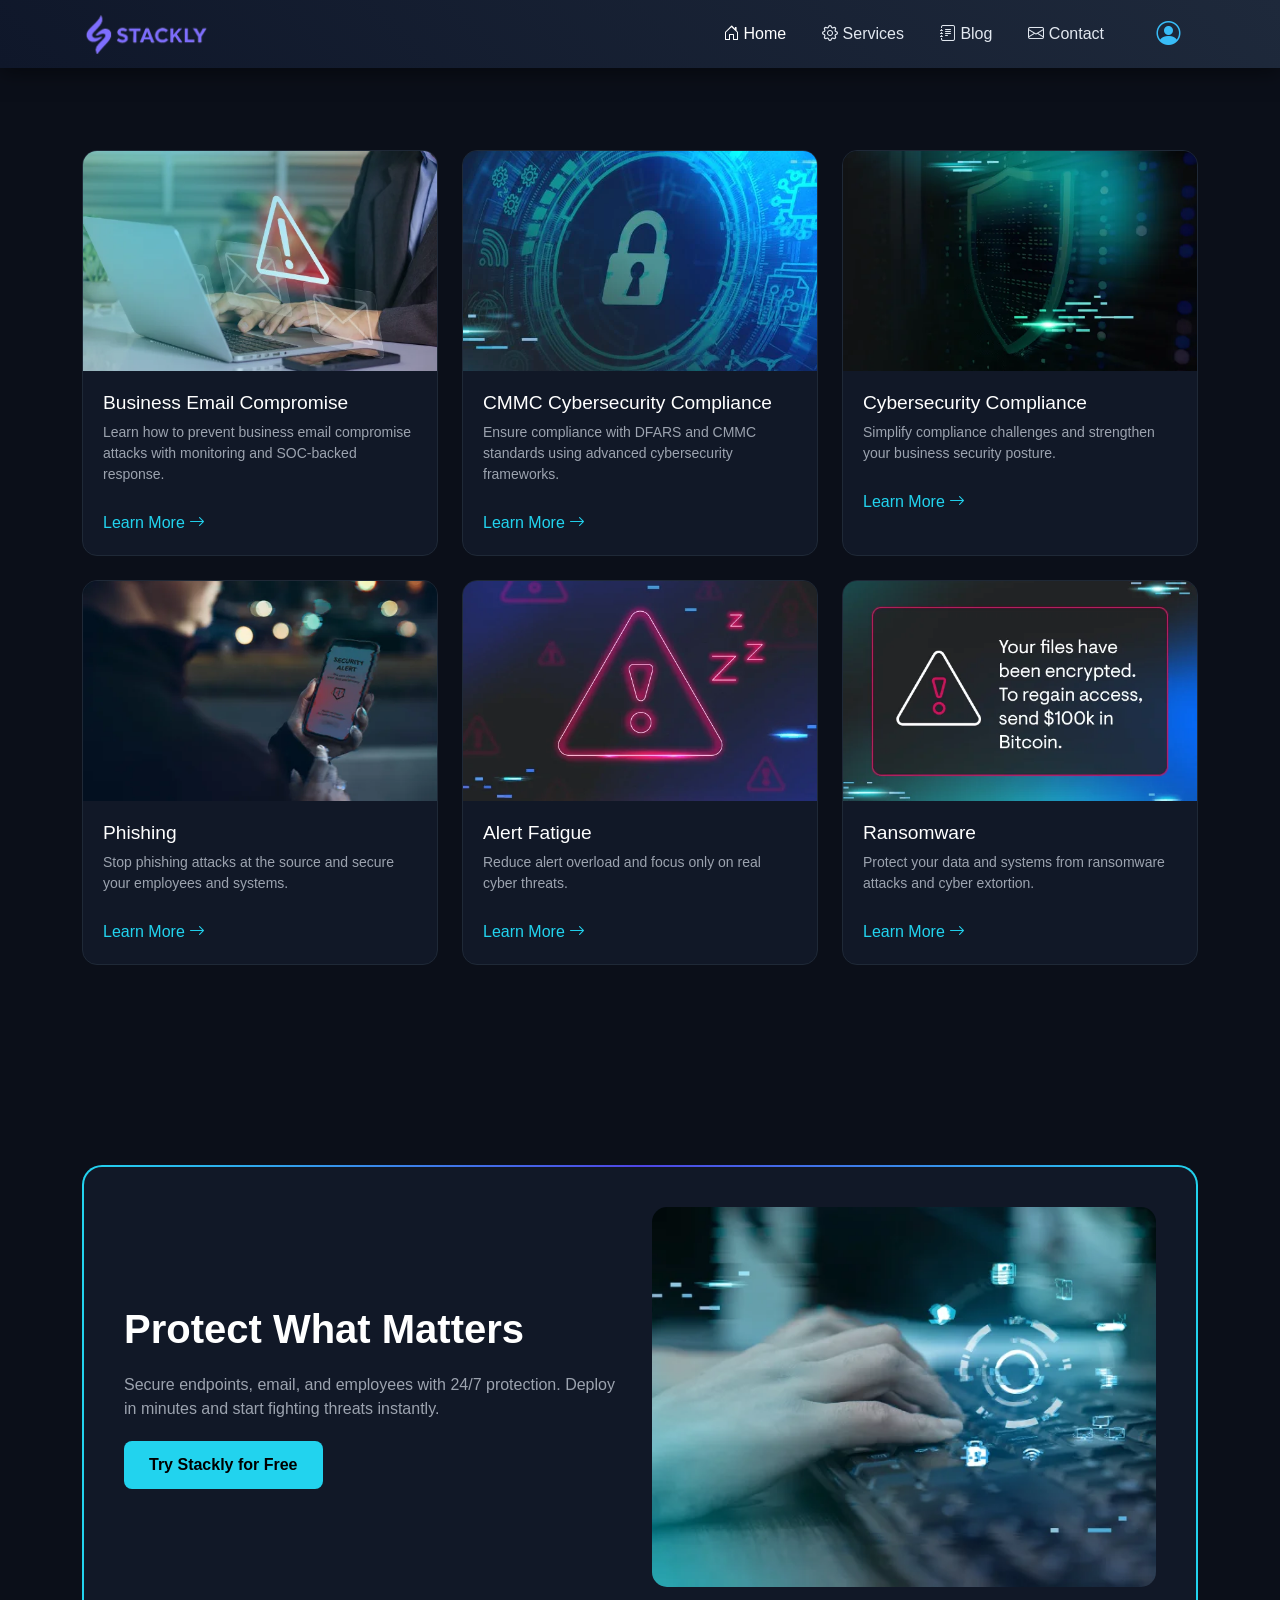
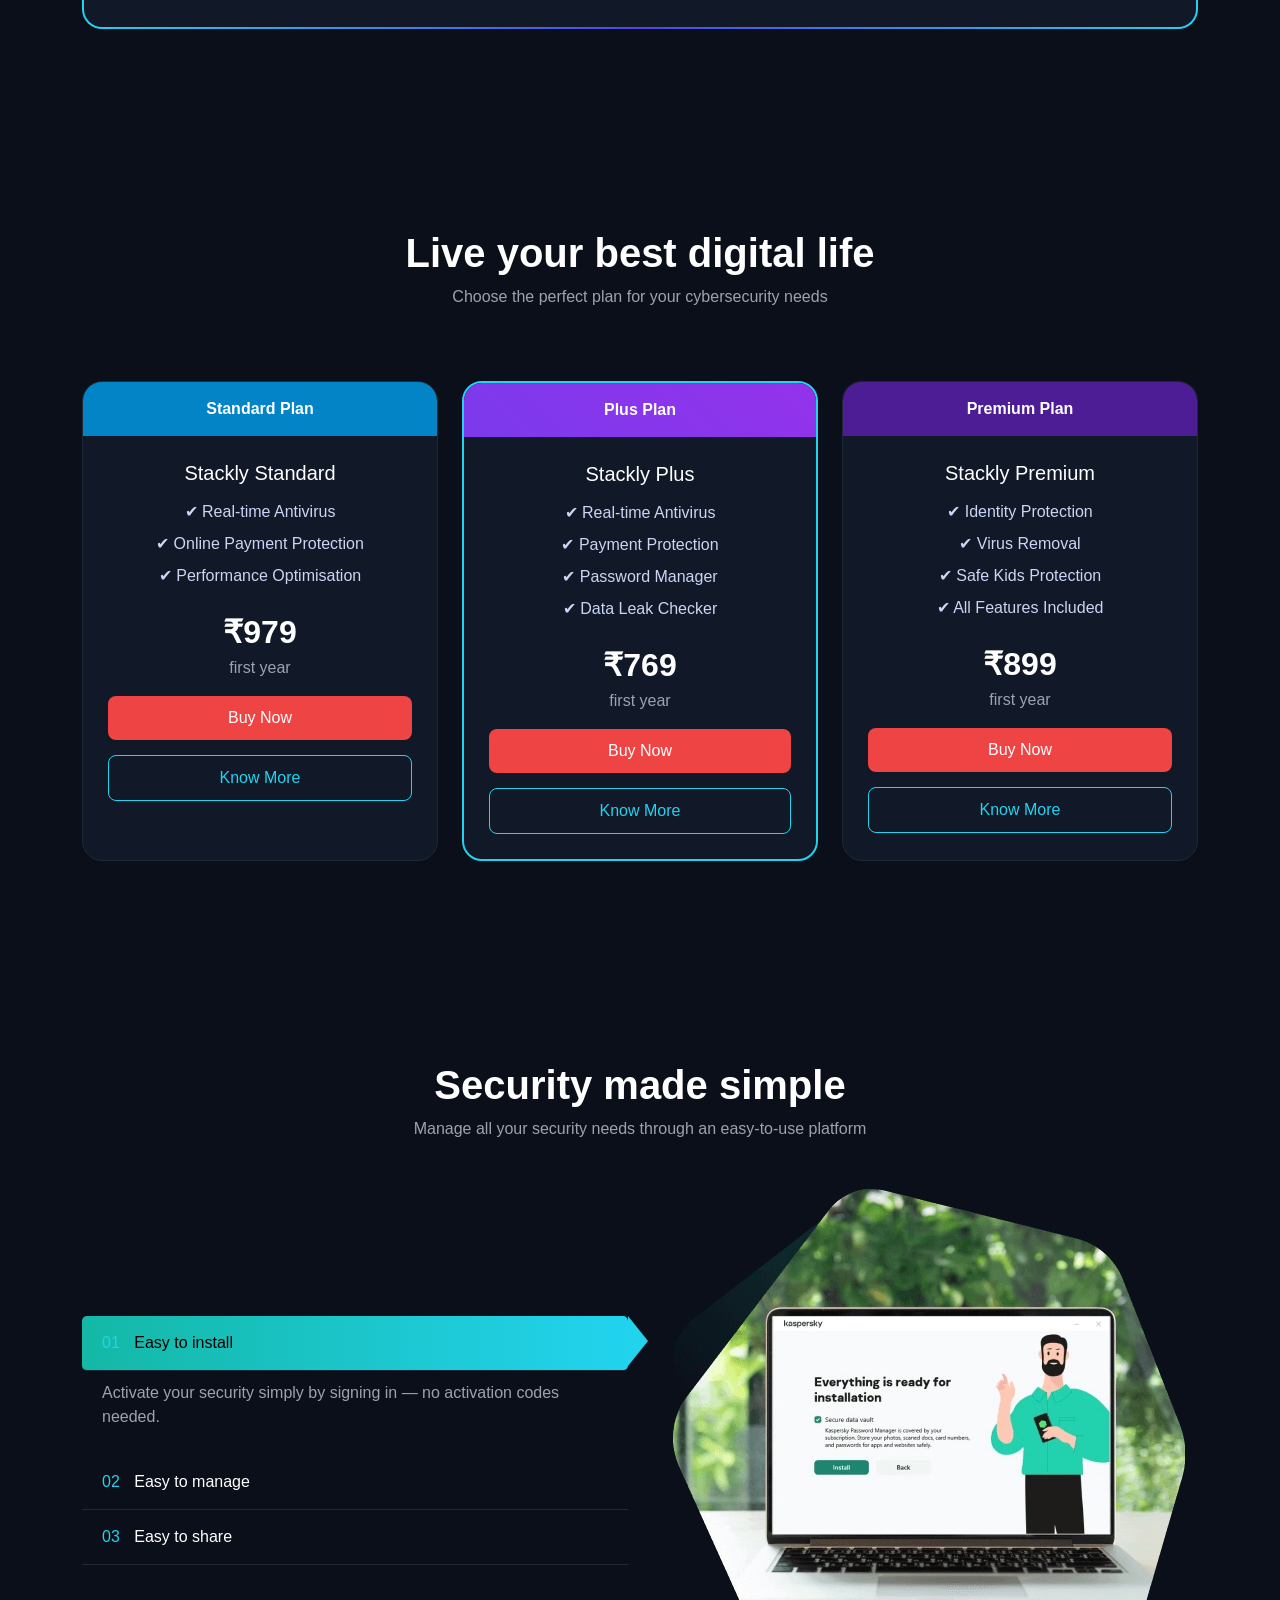
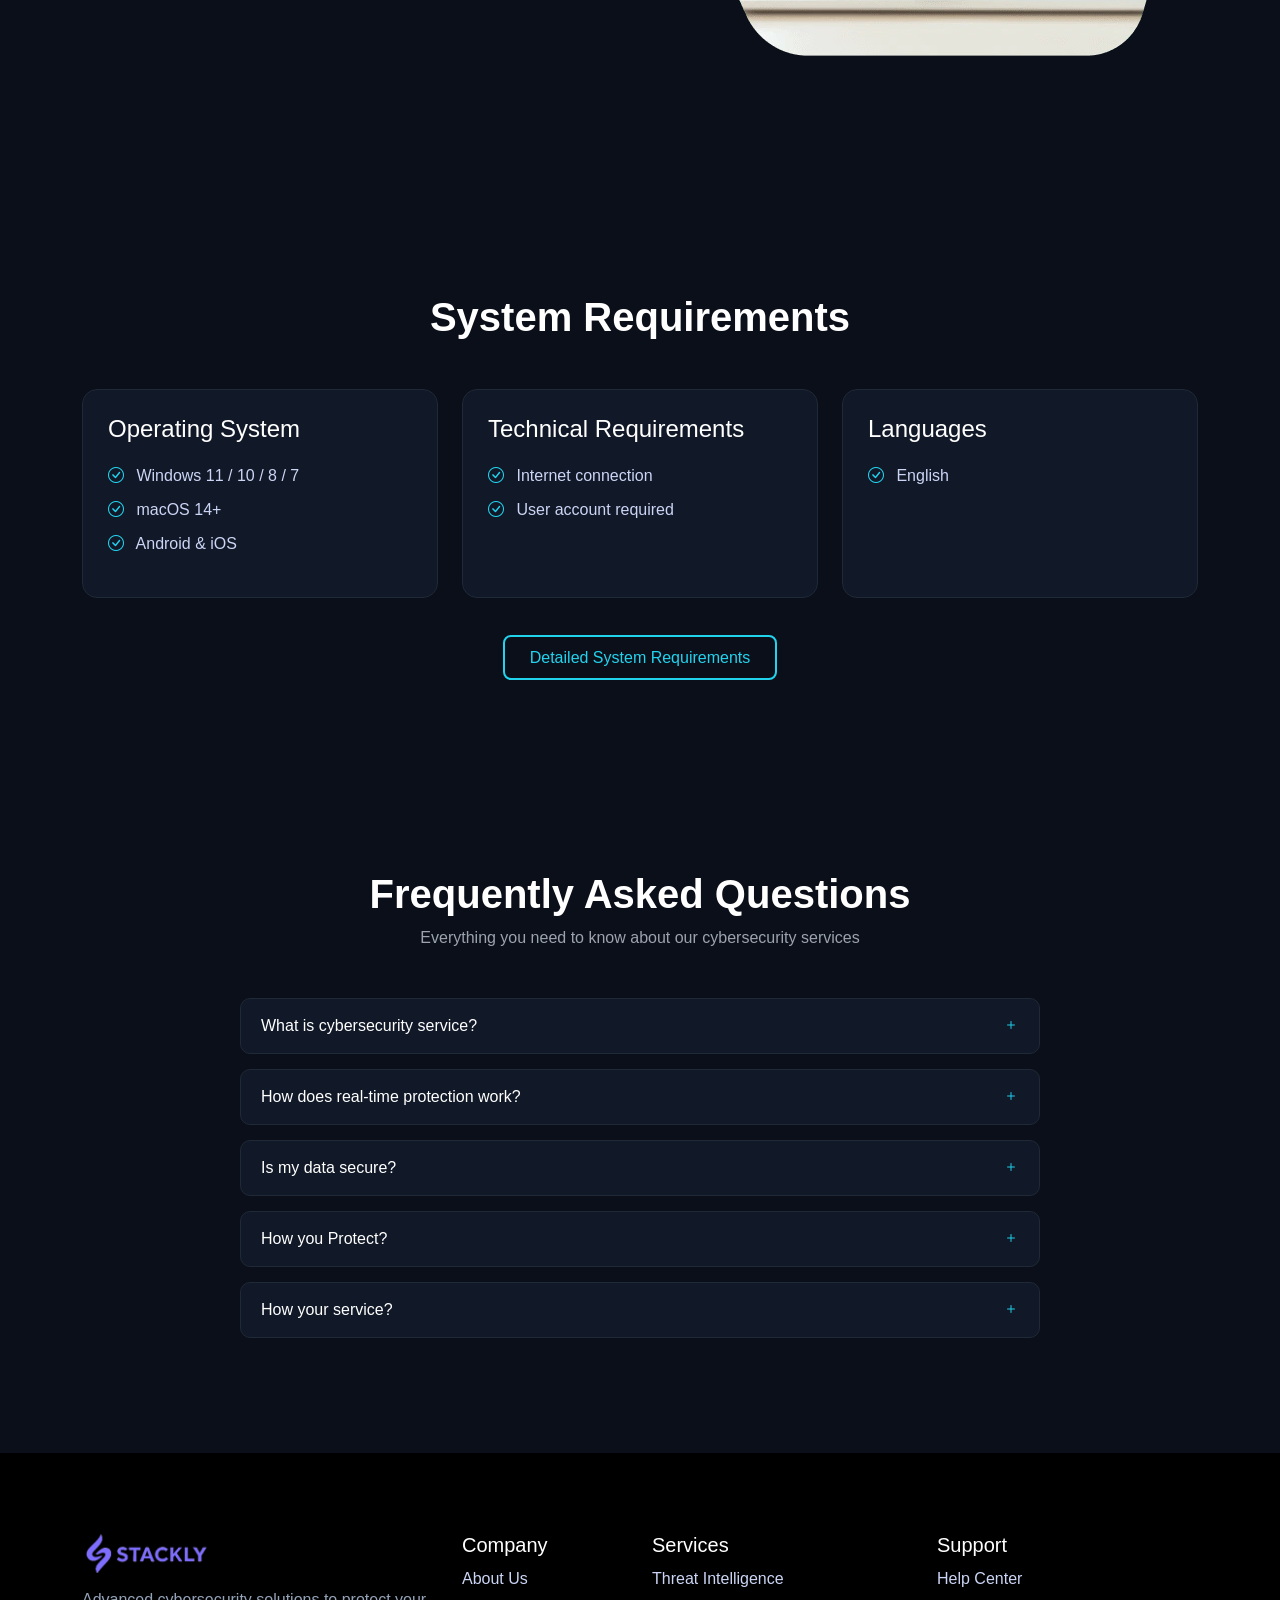
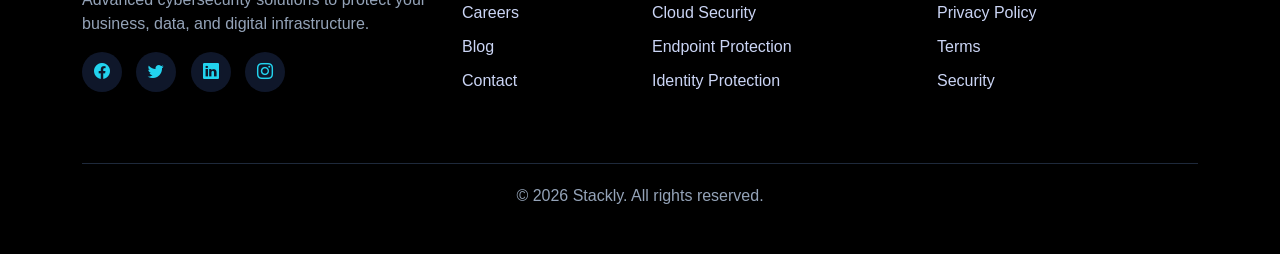
<file: service.html>
<!DOCTYPE html>
<html lang="en">
<head>
<meta charset="UTF-8">
<meta name="viewport" content="width=device-width, initial-scale=1.0">

<title> Stackly || Cyber Security</title>

<link href="https://cdn.jsdelivr.net/npm/bootstrap@5.3.0/dist/css/bootstrap.min.css" rel="stylesheet">

<link href="https://cdn.jsdelivr.net/npm/bootstrap-icons/font/bootstrap-icons.css" rel="stylesheet">

<link rel="stylesheet" href="service.css">
</head>

<body>


<nav class="navbar navbar-expand-lg navbar-dark custom-navbar fixed-top">
  <div class="container">

  <a class="navbar-brand fw-bold d-flex align-items-center" href="#">
  <img src="Adobe Express - file.png" alt="Logo" class="logo-img">
  
</a>

   
    <button class="navbar-toggler" type="button" onclick="toggleMenu()">
      <span class="navbar-toggler-icon"></span>
    </button>

    <div class="collapse navbar-collapse" id="navbarMenu">
      <ul class="navbar-nav ms-auto align-items-lg-center">

        <li class="nav-item">
          <a class="nav-link active" href="index.html"><i class="bi bi-house-door"></i> Home</a>
        </li>

        <li class="nav-item">
          <a class="nav-link" href="service.html"><i class="bi bi-gear"></i> Services</a>
        </li>

        <li class="nav-item">
          <a class="nav-link" href="blog.html"><i class="bi bi-journal-text"></i> Blog</a>
        </li>

        <li class="nav-item">
          <a class="nav-link" href="contact.html"><i class="bi bi-envelope"></i> Contact</a>
        </li>

        <li class="nav-item dropdown ms-lg-3">
          <a class="nav-link dropdown-toggle profile-icon" href="#" role="button" data-bs-toggle="dropdown">
            <i class="bi bi-person-circle fs-4"></i>
          </a>

          <ul class="dropdown-menu dropdown-menu-end custom-dropdown">

            <li>
              <a class="dropdown-item" href="login.html">
                <i class="bi bi-box-arrow-in-right"></i> Login
              </a>
            </li>

            <li>
              <a class="dropdown-item" href="register.html">
                <i class="bi bi-person-plus"></i> Register
              </a>
            </li>

          </ul>
        </li>

      </ul>
    </div>

  </div>
</nav>
<section class="tech-section">
  <div class="container">

    <div class="row g-4">

   
      <div class="col-lg-4 col-md-6">
        <div class="tech-card">

          <img src="service1.webp" class="card-img">

          <div class="card-content">
            <h4>Business Email Compromise</h4>
            <p>
              Learn how to prevent business email compromise attacks with monitoring and SOC-backed response.
            </p>

            <a href="error.html" class="learn-link">
              Learn More <i class="bi bi-arrow-right"></i>
            </a>
          </div>

        </div>
      </div>

      <div class="col-lg-4 col-md-6">
        <div class="tech-card">

          <img src="service2.webp" class="card-img">

          <div class="card-content">
            <h4>CMMC Cybersecurity Compliance</h4>
            <p>
              Ensure compliance with DFARS and CMMC standards using advanced cybersecurity frameworks.
            </p>

            <a href="error.html" class="learn-link">
              Learn More <i class="bi bi-arrow-right"></i>
            </a>
          </div>

        </div>
      </div>

      <div class="col-lg-4 col-md-6">
        <div class="tech-card">

          <img src="service3.webp" class="card-img">

          <div class="card-content">
            <h4>Cybersecurity Compliance</h4>
            <p>
              Simplify compliance challenges and strengthen your business security posture.
            </p>

            <a href="error.html" class="learn-link">
              Learn More <i class="bi bi-arrow-right"></i>
            </a>
          </div>

        </div>
      </div>

      <div class="col-lg-4 col-md-6">
        <div class="tech-card">

          <img src="service4.webp" class="card-img">

          <div class="card-content">
            <h4>Phishing</h4>
            <p>
              Stop phishing attacks at the source and secure your employees and systems.
            </p>

            <a href="error.html" class="learn-link">
              Learn More <i class="bi bi-arrow-right"></i>
            </a>
          </div>

        </div>
      </div>

      <div class="col-lg-4 col-md-6">
        <div class="tech-card">

          <img src="service5.webp" class="card-img">

          <div class="card-content">
            <h4>Alert Fatigue</h4>
            <p>
              Reduce alert overload and focus only on real cyber threats.
            </p>

            <a href="error.html" class="learn-link">
              Learn More <i class="bi bi-arrow-right"></i>
            </a>
          </div>

        </div>
      </div>


      <div class="col-lg-4 col-md-6">
        <div class="tech-card">

          <img src="service6.webp" class="card-img">

          <div class="card-content">
            <h4>Ransomware</h4>
            <p>
              Protect your data and systems from ransomware attacks and cyber extortion.
            </p>

            <a href="error.html" class="learn-link">
              Learn More <i class="bi bi-arrow-right"></i>
            </a>
          </div>

        </div>
      </div>

    </div>

  </div>
</section>

<section class="cta-section">
  <div class="container">

    <div class="cta-box">

      <div class="row align-items-center">

        <div class="col-lg-6">
          <h2>Protect What Matters</h2>

          <p>
            Secure endpoints, email, and employees with 24/7 protection. Deploy in minutes and start fighting threats instantly.
          </p>

          <a href="error.html" class="cta-btn">
            Try Stackly for Free
          </a>
        </div>

    
        <div class="col-lg-6 text-center">
          <img src="freeimg.webp" class="img-fluid cta-img">
        </div>

      </div>

    </div>

  </div>
</section>
<section class="pricing-section">
  <div class="container text-center">

    <h2 class="pricing-title">Live your best digital life</h2>
    <p class="pricing-subtitle">
      Choose the perfect plan for your cybersecurity needs
    </p>

    <div class="row mt-5 g-4">

      <div class="col-lg-4 col-md-6">
        <div class="price-card">

          <div class="plan-header standard">Standard Plan</div>

          <div class="plan-body">
            <h5>Stackly Standard</h5>

            <ul>
              <li>✔ Real-time Antivirus</li>
              <li>✔ Online Payment Protection</li>
              <li>✔ Performance Optimisation</li>
            </ul>

            <div class="price">₹979</div>
            <p class="year">first year</p>

            <a href="error.html" class="buy-btn">Buy Now</a>
            <a href="error.html" class="know-btn">Know More</a>
          </div>

        </div>
      </div>

    
      <div class="col-lg-4 col-md-6">
        <div class="price-card popular">

          <div class="plan-header plus">Plus Plan</div>

          <div class="plan-body">
            <h5>Stackly Plus</h5>

            <ul>
              <li>✔ Real-time Antivirus</li>
              <li>✔ Payment Protection</li>
              <li>✔ Password Manager</li>
              <li>✔ Data Leak Checker</li>
            </ul>

            <div class="price">₹769</div>
            <p class="year">first year</p>

            <a href="error.html" class="buy-btn">Buy Now</a>
            <a href="error.html" class="know-btn">Know More</a>
          </div>

        </div>
      </div>

      <div class="col-lg-4 col-md-6">
        <div class="price-card">

          <div class="plan-header premium">Premium Plan</div>

          <div class="plan-body">
            <h5>Stackly Premium</h5>

            <ul>
              <li>✔ Identity Protection</li>
              <li>✔ Virus Removal</li>
              <li>✔ Safe Kids Protection</li>
              <li>✔ All Features Included</li>
            </ul>

            <div class="price">₹899</div>
            <p class="year">first year</p>

            <a href="error.html" class="buy-btn">Buy Now</a>
            <a href="error.html" class="know-btn">Know More</a>
          </div>

        </div>
      </div>

    </div>

  </div>
</section>
<section class="steps-section">
  <div class="container">
    <div class="text-center mb-5">
      <h2>Security made simple</h2>
      <p>Manage all your security needs through an easy-to-use platform</p>
    </div>

    <div class="row align-items-center">

      <div class="col-lg-6">

        <div class="step active" onclick="showStep(0)">
          <span>01</span> Easy to install
        </div>

        <p class="step-content active">
          Activate your security simply by signing in — no activation codes needed.
        </p>

        <div class="step" onclick="showStep(1)">
          <span>02</span> Easy to manage
        </div>

        <p class="step-content">
          Change your settings and manage everything from anywhere.
        </p>

        <div class="step" onclick="showStep(2)">
          <span>03</span> Easy to share
        </div>

        <p class="step-content">
          Share your security with family members in just a few clicks.
        </p>

      </div>

    
      <div class="col-lg-6 text-center">
        <img src="service7.webp" id="stepImage" class="img-fluid step-img">
      </div>

    </div>

  </div>
</section>
<section class="system-section">
  <div class="container">

    <div class="text-center mb-5">
      <h2>System Requirements</h2>
    </div>

    <div class="row g-4">

  
      <div class="col-lg-4 col-md-6">
        <div class="sys-box">
          <h4>Operating System</h4>

          <ul>
            <li><i class="bi bi-check-circle"></i> Windows 11 / 10 / 8 / 7</li>
            <li><i class="bi bi-check-circle"></i> macOS 14+</li>
            <li><i class="bi bi-check-circle"></i> Android & iOS</li>
          </ul>
        </div>
      </div>


      <div class="col-lg-4 col-md-6">
        <div class="sys-box">
          <h4>Technical Requirements</h4>

          <ul>
            <li><i class="bi bi-check-circle"></i> Internet connection</li>
            <li><i class="bi bi-check-circle"></i> User account required</li>
          </ul>
        </div>
      </div>

      <div class="col-lg-4 col-md-6">
        <div class="sys-box">
          <h4>Languages</h4>

          <ul>
            <li><i class="bi bi-check-circle"></i> English</li>
          </ul>
        </div>
      </div>

    </div>


    <div class="text-center mt-5">
      <a href="error.html" class="sys-btn">
        Detailed System Requirements
      </a>
    </div>

  </div>
</section>
<section class="faq-section">
  <div class="container">

    <div class="text-center mb-5">
      <h2>Frequently Asked Questions</h2>
      <p>Everything you need to know about our cybersecurity services</p>
    </div>

    <div class="faq-container">

      <div class="faq-item">
        <div class="faq-question">
          <span>What is cybersecurity service?</span>
          <i class="bi bi-plus faq-icon"></i>
        </div>
        <div class="faq-answer">
          Cybersecurity services protect your systems, networks, and data from cyber threats.
        </div>
      </div>

      <div class="faq-item">
        <div class="faq-question">
          <span>How does real-time protection work?</span>
          <i class="bi bi-plus faq-icon"></i>
        </div>
        <div class="faq-answer">
          It continuously monitors your system and blocks threats instantly.
        </div>
      </div>

      <div class="faq-item">
        <div class="faq-question">
          <span>Is my data secure?</span>
          <i class="bi bi-plus faq-icon"></i>
        </div>
        <div class="faq-answer">
          Yes, we use advanced encryption and security layers.
        </div>
      </div>

      <div class="faq-item">
        <div class="faq-question">
          <span>How you Protect?</span>
          <i class="bi bi-plus faq-icon"></i>
        </div>
        <div class="faq-answer">
          Yes, we use advanced encryption and security layers.
        </div>
      </div>


      <div class="faq-item">
        <div class="faq-question">
          <span>How your service?</span>
          <i class="bi bi-plus faq-icon"></i>
        </div>
        <div class="faq-answer">
          Yes, we give 24/7 Services.
        </div>
      </div>

    </div>

  </div>
</section>

<footer class="footer-section">
  <div class="container">

    <div class="row">

      
      <div class="col-lg-4 col-md-6 mb-4">
       <h3 class="footer-logo d-flex align-items-center">
            <img src="Adobe Express - file.png" class="footer-logo-img" alt="Logo">
            
        </h3>

        <p class="footer-text">
          Advanced cybersecurity solutions to protect your business, data, and digital infrastructure.
        </p>

      
        <div class="social-icons">
          <a href="error.html"><i class="bi bi-facebook"></i></a>
          <a href="error.html"><i class="bi bi-twitter"></i></a>
          <a href="error.html"><i class="bi bi-linkedin"></i></a>
          <a href="error.html"><i class="bi bi-instagram"></i></a>
        </div>
      </div>

      <div class="col-lg-2 col-md-6 mb-4">
        <h5>Company</h5>
        <ul>
          <li><a href="error.html">About Us</a></li>
          <li><a href="error.html">Careers</a></li>
          <li><a href="error.html">Blog</a></li>
          <li><a href="error.html">Contact</a></li>
        </ul>
      </div>

      <div class="col-lg-3 col-md-6 mb-4">
        <h5>Services</h5>
        <ul>
          <li><a href="error.html">Threat Intelligence</a></li>
          <li><a href="error.html">Cloud Security</a></li>
          <li><a href="error.html">Endpoint Protection</a></li>
          <li><a href="error.html">Identity Protection</a></li>
        </ul>
      </div>

      <div class="col-lg-3 col-md-6 mb-4">
        <h5>Support</h5>
        <ul>
          <li><a href="error.html">Help Center</a></li>
          <li><a href="error.html">Privacy Policy</a></li>
          <li><a href="error.html">Terms</a></li>
          <li><a href="error.html">Security</a></li>
        </ul>
      </div>

    </div>

    <div class="footer-bottom text-center">
      <p>&copy; 2026 Stackly. All rights reserved.</p>
    </div>

  </div>
</footer>
<script src="https://cdn.jsdelivr.net/npm/bootstrap@5.3.0/dist/js/bootstrap.bundle.min.js"></script>
<script>
    function toggleMenu() {
  let menu = document.getElementById("navbarMenu");

  if (menu.classList.contains("show")) {
    menu.classList.remove("show");
  } else {
    menu.classList.add("show");
  }
}
const images = [
  "service7.webp",
  "service8.webp",
  "service9.webp"
];

function showStep(index) {
  const steps = document.querySelectorAll(".step");
  const contents = document.querySelectorAll(".step-content");

  steps.forEach(s => s.classList.remove("active"));
  contents.forEach(c => c.classList.remove("active"));

  steps[index].classList.add("active");
  contents[index].classList.add("active");

  document.getElementById("stepImage").src = images[index];
}
const faqItems = document.querySelectorAll(".faq-item");

faqItems.forEach(item => {
  const question = item.querySelector(".faq-question");
  const icon = item.querySelector(".faq-icon");

  question.addEventListener("click", () => {

    faqItems.forEach(i => {
      if (i !== item) {
        i.classList.remove("active");
        i.querySelector(".faq-icon").classList.remove("bi-dash");
        i.querySelector(".faq-icon").classList.add("bi-plus");
      }
    });

    item.classList.toggle("active");

    if (item.classList.contains("active")) {
      icon.classList.remove("bi-plus");
      icon.classList.add("bi-dash");
    } else {
      icon.classList.remove("bi-dash");
      icon.classList.add("bi-plus");
    }

  });
});
</script>
</body>
</html>
</file>
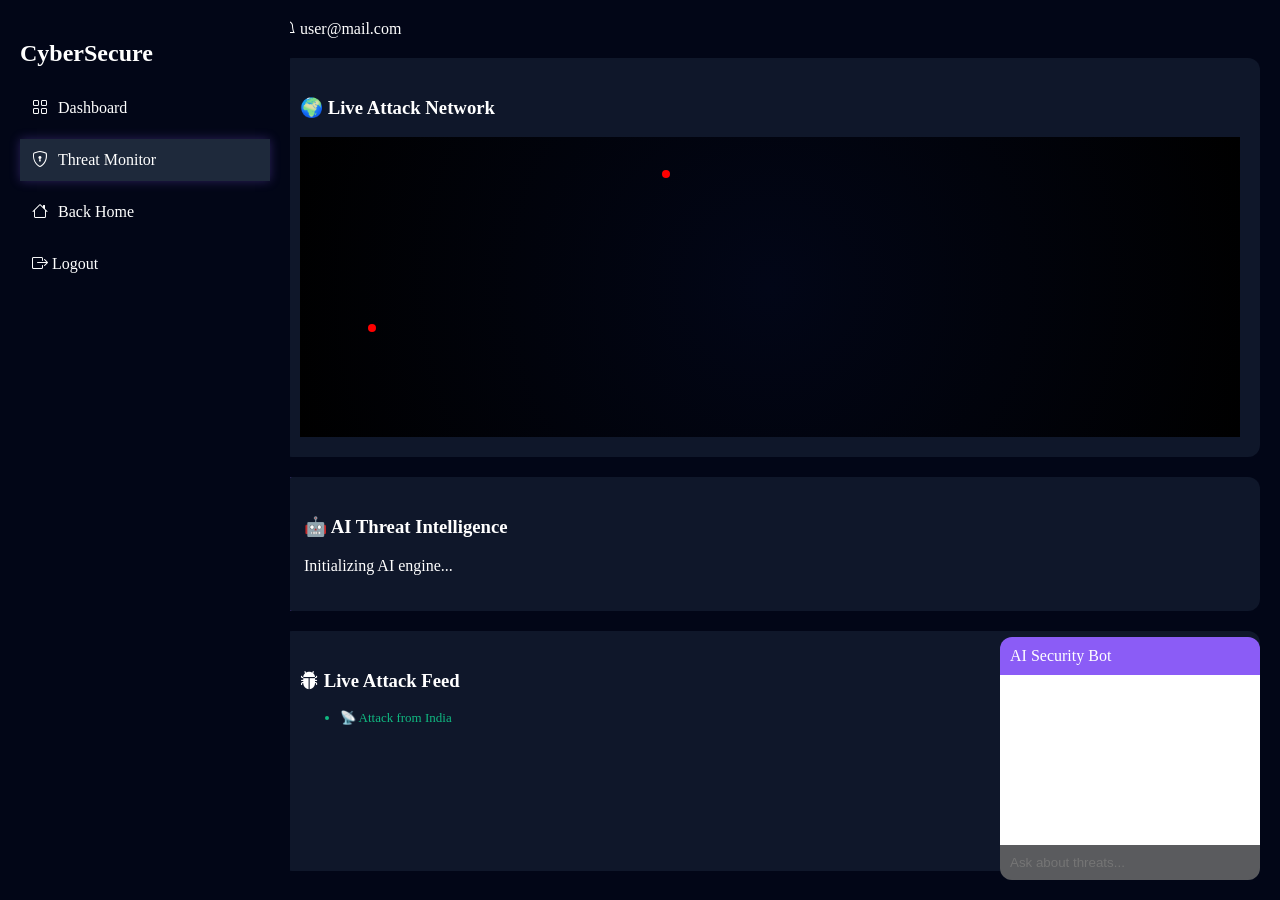
<file: threat.html>
<!DOCTYPE html>
<html lang="en">
<head>
<meta charset="UTF-8">
<meta name="viewport" content="width=device-width, initial-scale=1.0">
<title>Threat Monitoring </title>

<link href="https://cdn.jsdelivr.net/npm/bootstrap-icons/font/bootstrap-icons.css" rel="stylesheet">
<link rel="stylesheet" href="threat.css">

</head>
<body>

<div class="overlay" id="overlay" onclick="toggleSidebar()"></div>

<div class="sidebar" id="sidebar">
  <h2>CyberSecure</h2>

  <ul>
    <li><a href="user.html"><i class="bi bi-grid"></i> Dashboard</a></li>
    <li class="active"><a href="threat.html"><i class="bi bi-shield-lock"></i> Threat Monitor</a></li>
    <li><a href="index.html"><i class="bi bi-house"></i> Back Home</a></li>
    <li onclick="logout()"><i class="bi bi-box-arrow-right"></i> Logout</li>
  </ul>
</div>

<div class="main">

  <div class="topbar">
    <button class="menu-btn" onclick="toggleSidebar()">☰</button>

    <div class="profile">
      <i class="bi bi-bell"></i>
      <span id="userEmail"></span>
    </div>
  </div>

  <div class="map-box">
    <h3>🌍 Live Attack Network</h3>
    <div class="map" id="map"></div>
  </div>

  <div class="ai-panel">
    <h3>🤖 AI Threat Intelligence</h3>
    <p id="aiText">Initializing AI engine...</p>
  </div>

  <div class="logs">
    <h3><i class="bi bi-bug-fill"></i> Live Attack Feed</h3>
    <ul id="logList"></ul>
  </div>

</div>

<div class="chatbot">
  <div class="chat-header" onclick="toggleChat()">AI Security Bot</div>
  <div class="chat-body" id="chatBody"></div>
  <input type="text" id="chatInput" placeholder="Ask about threats..." onkeypress="sendMessage(event)">
</div>

<script src="threat.js"></script>
</body>
</html>
</file>
<file: style.css>
body {
  padding-top: 70px;
  font-family: 'Segoe UI', sans-serif;
  background: #0f172a;

}
body,html{
    overflow-x: hidden;
}

.custom-navbar {
  background: linear-gradient(45deg, #0f172a, #1e293b);
  box-shadow: 0 4px 20px rgba(0,0,0,0.5);
  transition: 0.3s;
}
.logo-img {
  height: 40px;
  width: auto;
  object-fit: contain;
}

.nav-link {
  color: #e2e8f0;
  margin: 0 10px;
  position: relative;
  transition: 0.3s;
}

.nav-link:hover {
  color: #38bdf8 ;
}

.nav-link::after {
  content: "";
  width: 0%;
  height: 2px;
  background: #38bdf8;
  position: absolute;
  bottom: 0;
  left: 0;
  transition: 0.3s;
}

.nav-link:hover::after {
  width: 100%;
}
.nav-link.dropdown-toggle.profile-icon::after {
 display: none;
}

.profile-icon i {
  color: #38bdf8;
  transition: 0.3s;
}

.profile-icon i:hover {
  transform: scale(1.2);
}

.custom-dropdown {
  background: #1e293b;
  border: none;
}

.custom-dropdown .dropdown-item {
  color: white;
  transition: 0.3s;
}

.custom-dropdown .dropdown-item:hover {
  background: #38bdf8;
  color: black;
}

@media (max-width: 991px) {

  .navbar-collapse {
    background: #1e293b;
    padding: 15px;
    border-radius: 10px;
  }

  .nav-link {
    padding: 10px;
    margin: 5px 0;
  }

  .dropdown-menu {
    background: #0f172a;
  }

}

@media (max-width: 576px) {

  .navbar-brand {
    font-size: 1.2rem;
  }
   .logo-img {
    height: 30px;
  }

  .nav-link {
    font-size: 14px;
  }

}



.hero-section {
  min-height: 100vh;
  background: linear-gradient(135deg, #020617, #0f172a, #020617);
  color: white;
  padding: 80px 0;
  margin-top:-20px;
}

.hero-title {
  font-size: 3rem;
  font-weight: 700;
  line-height: 1.2;
  animation: fadeInUp 1s ease;
}

.hero-text {
  margin-top: 20px;
  color: #94a3b8;
  font-size: 1.1rem;
  animation: fadeInUp 1.5s ease;
}

.hero-buttons {
  margin-top: 30px;
}

.btn-cyber {
  background: #22d3ee;
  color: black;
  padding: 12px 25px;
  border-radius: 8px;
  margin-right: 10px;
  transition: 0.3s;
}

.btn-cyber:hover {
  background: #0ea5e9;
  transform: scale(1.05);
}

.btn-link-custom {
  color: black;
  text-decoration: none;
   background: #22d3ee;
  margin-left: 10px;
  padding: 12px 25px;
  border-radius: 8px;
  transition: 0.3s;
}

.btn-link-custom:hover {
  background: #0ea5e9;
  transform: scale(1.05);
}

.hero-img {
  max-width: 100%;
  animation: float 4s ease-in-out infinite;
}

@keyframes float {
  0% { transform: translateY(0px); }
  50% { transform: translateY(-15px); }
  100% { transform: translateY(0px); }
}

@keyframes fadeInUp {
  from {
    opacity: 0;
    transform: translateY(30px);
  }
  to {
    opacity: 1;
    transform: translateY(0);
  }
}

@media (max-width: 991px) {
  .hero-title {
    font-size: 2.5rem;
    text-align: center;
  }

  .hero-text {
    text-align: center;
  }

  .hero-buttons {
    text-align: center;
  }
}

@media (max-width: 576px) {

  .hero-title {
    font-size: 2rem;
  }

  .hero-text {
    font-size: 0.95rem;
  }

  .hero-section {
    padding: 60px 20px;
  }

  .hero-img {
    margin-top: 30px;
  }
}
.stats-section {
  background: linear-gradient(135deg, #020617, #0f172a);
  padding: 80px 0;
  color: white;
}

.stats-title {
  font-size: 2.5rem;
  font-weight: bold;
}

.stat-card {
  background: rgba(30, 41, 59, 0.7);
  padding: 30px;
  border-radius: 15px;
  transition: 0.3s;
  backdrop-filter: blur(10px);
}

.stat-card:hover {
  transform: translateY(-10px);
  box-shadow: 0 0 20px #22d3ee;
}

.stat-icon {
  font-size: 40px;
  color: #22d3ee;
  margin-bottom: 15px;
}

.counter {
  font-size: 2.5rem;
  font-weight: bold;
}

.stat-card p {
  color: #94a3b8;
}

@media (max-width: 991px) {
  .stats-title {
    font-size: 2rem;
  }
}

@media (max-width: 576px) {
  .counter {
    font-size: 2rem;
  }

  .stat-card {
    padding: 20px;
  }
}
.choose-section {
  background: linear-gradient(135deg, #020617, #0f172a);
  padding: 80px 0;
  color: white;
}

.section-title {
  font-size: 2.5rem;
  font-weight: bold;
}

.tabs {
  display: flex;
  justify-content: center;
  gap: 10px;
  flex-wrap: wrap;
}

.tab-btn {
  background: #1e293b;
  border: none;
  padding: 10px 20px;
  border-radius: 30px;
  color: white;
  transition: 0.3s;
}

.tab-btn.active,
.tab-btn:hover {
  background: #22d3ee;
  color: black;
}

.tab-pane {
  display: none;
  animation: fadeIn 0.5s ease;
}

.tab-pane.active {
  display: block;
}

ul {
  list-style: none;
  padding: 0;
}

ul li {
  margin: 10px 0;
  color: #cbd5f5;
}

ul li i {
  color: #22d3ee;
  margin-right: 10px;
}

.tab-img {
  max-width: 100%;
  animation: float 4s ease-in-out infinite;
}

@keyframes fadeIn {
  from { opacity: 0; transform: translateY(20px);}
  to { opacity: 1; transform: translateY(0);}
}

@keyframes float {
  0% { transform: translateY(0);}
  50% { transform: translateY(-10px);}
  100% { transform: translateY(0);}
}

@media (max-width: 991px) {
  .section-title {
    font-size: 2rem;
  }

  .tab-pane .row {
    text-align: center;
  }

  .tab-img {
    margin-top: 20px;
  }
}

@media (max-width: 576px) {
  .tab-btn {
    padding: 8px 15px;
    font-size: 14px;
  }
}

.platform-section {
  background: linear-gradient(135deg, #020617, #0f172a);
  padding: 80px 0;
  color: white;
}

.platform-title {
  font-size: 2.3rem;
  font-weight: bold;
}

.platform-subtitle {
  color: #94a3b8;
  margin-top: 10px;
}

.platform-card {
  background: rgba(30, 41, 59, 0.6);
  border-radius: 20px;
  padding: 25px;
  backdrop-filter: blur(10px);
  transition: 0.3s;
}

.platform-card:hover {
  transform: translateY(-10px);
  box-shadow: 0 0 25px #22d3ee;
}

.small-text {
  color: #22d3ee;
  font-size: 14px;
}
.know-btn {
  color: #22d3ee;
  text-decoration: none;
  font-weight: 500;
}

.know-btn:hover {
  color: #0ea5e9;
}

.card-img {
  max-width: 100%;
  border-radius: 15px;
  transition: 0.3s;
}

.platform-card:hover .card-img {
  transform: scale(1.05);
}

@media (max-width: 991px) {
  .platform-title {
    font-size: 2rem;
  }

  .platform-card {
    text-align: center;
  }
}

@media (max-width: 576px) {

  .platform-title {
    font-size: 1.6rem;
  }

  .platform-subtitle {
    font-size: 14px;
  }

  .platform-card {
    padding: 20px;
  }

  .platform-card .row {
    flex-direction: column-reverse;
    text-align: center;
  }

  .card-img {
    margin-bottom: 15px;
  }
}
.services-section {
  background: #000;
  color: white;
  padding: 100px 0;
}

.service-title {
  font-size: 3rem;
  font-weight: 300;
}

.service-text {
  color: #94a3b8;
  margin: 20px 0;
}

.chat-btn {
  border: 1px solid white;
  padding: 10px 25px;
  border-radius: 30px;
  color: white;
  text-decoration: none;
  transition: 0.3s;
}

.chat-btn:hover {
  background: white;
  color: black;
}

.circle-design {
  width: 200px;
  height: 200px;
  border: 8px solid transparent;
  border-radius: 50%;
  margin: auto;
  background: linear-gradient(#000, #000) padding-box,
              linear-gradient(45deg, purple, pink) border-box;
}


.service-card {
  background: #0f172a;
  padding: 40px;
  border-radius: 20px;
  position: relative;
  transition: 0.4s;
  overflow: hidden;
}

.service-card::before {
  content: "";
  position: absolute;
  width: 100%;
  height: 100%;
  background: linear-gradient(45deg, #7c3aed, #ec4899);
  opacity: 0;
  top: 0;
  left: 0;
  transition: 0.4s;
  z-index: 0;
}

.service-card:hover::before {
  opacity: 1;
}

.service-card:hover {
  transform: translateY(-10px);
}

.service-card h3,
.arrow-btn {
  position: relative;
  z-index: 2;
}

.active-card::before {
  opacity: 1;
}

.arrow-btn {
  display: inline-flex;
  justify-content: center;
  align-items: center;
  width: 45px;
  height: 45px;
  border: 1px solid white;
  border-radius: 50%;
  margin-top: 20px;
  color: white;
  text-decoration: none;
  transition: 0.3s;
}

.arrow-btn:hover {
  background: white;
  color: black;
}

@media (max-width: 991px) {

  .service-title {
    font-size: 2.2rem;
    text-align: center;
  }

  .service-text {
    text-align: center;
  }

  .chat-btn {
    display: block;
    margin: auto;
  }

  .circle-design {
    margin-top: 30px;
  }
}

@media (max-width: 576px) {

  .service-card {
    padding: 25px;
  }

  .service-title {
    font-size: 1.8rem;
  }

}
.business-section {
  background: linear-gradient(135deg, #020617, #0f172a);
  padding: 100px 0;
  color: white;
}
.business-title {
  font-size: 2.5rem;
  font-weight: bold;
}

.image-box {
  position: relative;
  display: inline-block;
}

.image-box img {
  border-radius: 20px;
  transition: 0.3s;
}

.image-box:hover img {
  transform: scale(1.05);
}

.image-badge {
  position: absolute;
  bottom: 20px;
  left: 20px;
  background: rgba(34, 211, 238, 0.2);
  padding: 10px 15px;
  border-radius: 10px;
  color: #22d3ee;
  font-size: 14px;
  backdrop-filter: blur(10px);
}

.business-section h3 {
  font-size: 1.8rem;
  margin-bottom: 15px;
}

.business-section p {
  color: #94a3b8;
}

.business-list {
  list-style: none;
  padding: 0;
}

.business-list li {
  margin: 10px 0;
  color: #cbd5f5;
}

.business-list i {
  color: #22d3ee;
  margin-right: 10px;
}

@media (max-width: 991px) {
  .business-title {
    font-size: 2rem;
  }

  .business-section .row {
    text-align: center;
  }

  .image-badge {
    left: 50%;
    transform: translateX(-50%);
  }
}

@media (max-width: 576px) {

  .business-title {
    font-size: 1.6rem;
  }

  .business-section h3 {
    font-size: 1.4rem;
  }

  .image-badge {
    font-size: 12px;
    padding: 8px;
  }
}
.solutions-section {
  background: linear-gradient(135deg, #020617, #0f172a);
  padding: 100px 0;
  color: white;
}

.solutions-title {
  font-size: 2.5rem;
  font-weight: bold;
}

.solutions-subtitle {
  color: #94a3b8;
  margin-top: 10px;
}

.solution-card {
  background: rgba(30, 41, 59, 0.7);
  padding: 30px;
  border-radius: 20px;
  transition: 0.4s;
  backdrop-filter: blur(10px);
  position: relative;
}

.solution-card:hover {
  transform: translateY(-10px);
  box-shadow: 0 0 25px #22d3ee;
}

.icon {
  font-size: 40px;
  color: #22d3ee;
  margin-bottom: 15px;
}

.solution-card p {
  color: #cbd5f5;
}

.solution-btn {
  display: inline-block;
  margin-top: 15px;
  padding: 10px 20px;
  background: #14b8a6;
  color: white;
  border-radius: 8px;
  text-decoration: none;
  transition: 0.3s;
}

.solution-btn:hover {
  background: #0d9488;
}

@media (max-width: 991px) {
  .solutions-title {
    font-size: 2rem;
  }
}

@media (max-width: 576px) {
  .solutions-title {
    font-size: 1.6rem;
  }

  .solution-card {
    padding: 20px;
  }
}

.footer-section {
  background: #000;
  color: white;
  padding: 80px 0 30px;
}

.footer-logo {
  font-size: 1.8rem;
  margin-bottom: 15px;
}

.footer-text {
  color: #94a3b8;
}

.footer-section ul {
  list-style: none;
  padding: 0;
}

.footer-section ul li {
  margin: 10px 0;
}
.footer-logo-img {
  height: 40px;
  width: auto;
  object-fit: contain;
}
.footer-section ul li a {
  text-decoration: none;
  color: #cbd5f5;
  transition: 0.3s;
}

.footer-section ul li a:hover {
  color: #22d3ee;
}

.social-icons a {
  display: inline-flex;
  justify-content: center;
  align-items: center;
  width: 40px;
  height: 40px;
  margin-right: 10px;
  border-radius: 50%;
  background: #0f172a;
  color: #22d3ee;
  transition: 0.3s;
}

.social-icons a:hover {
  background: #22d3ee;
  color: black;
  transform: scale(1.1);
}

.footer-bottom {
  border-top: 1px solid #1e293b;
  margin-top: 30px;
  padding-top: 20px;
  color: #94a3b8;
}

@media (max-width: 991px) {
  .footer-section {
    text-align: center;
  }

  .social-icons {
    justify-content: center;
  }
}

@media (max-width: 576px) {
  .footer-logo {
    font-size: 1.5rem;
  }

  .footer-section h5 {
    margin-top: 20px;
  }
    .footer-logo-img {
    height: 30px;
  }
}
</file>
<file: blog.css>
body {
  padding-top: 70px;
  font-family: 'Segoe UI', sans-serif;
  background: #0f172a;

}
body,html{
    overflow-x: hidden;
}

.custom-navbar {
  background: linear-gradient(45deg, #0f172a, #1e293b);
  box-shadow: 0 4px 20px rgba(0,0,0,0.5);
  transition: 0.3s;
}
.logo-img {
  height: 40px;
  width: auto;
  object-fit: contain;
}

.nav-link {
  color: #e2e8f0;
  margin: 0 10px;
  position: relative;
  transition: 0.3s;
}

.nav-link:hover {
  color: #38bdf8 ;
}

.nav-link::after {
  content: "";
  width: 0%;
  height: 2px;
  background: #38bdf8;
  position: absolute;
  bottom: 0;
  left: 0;
  transition: 0.3s;
}

.nav-link:hover::after {
  width: 100%;
}
.nav-link.dropdown-toggle.profile-icon::after {
 display: none;
}

.profile-icon i {
  color: #38bdf8;
  transition: 0.3s;
}

.profile-icon i:hover {
  transform: scale(1.2);
}

.custom-dropdown {
  background: #1e293b;
  border: none;
}

.custom-dropdown .dropdown-item {
  color: white;
  transition: 0.3s;
}

.custom-dropdown .dropdown-item:hover {
  background: #38bdf8;
  color: black;
}

@media (max-width: 991px) {

  .navbar-collapse {
    background: #1e293b;
    padding: 15px;
    border-radius: 10px;
  }

  .nav-link {
    padding: 10px;
    margin: 5px 0;
  }

  .dropdown-menu {
    background: #0f172a;
  }

}

@media (max-width: 576px) {

  .navbar-brand {
    font-size: 1.2rem;
  }
   .logo-img {
    height: 30px;
  }

  .nav-link {
    font-size: 14px;
  }

}
.blog-section {
  background: #0b0f19;
  padding: 100px 0;
  color: white;
  margin-top: -10px;
}

.blog-header h2 {
  font-size: 2.5rem;
  font-weight: bold;
}

.search-box {
  position: relative;
}

.search-box input {
  background: #111827;
  border: 1px solid #1f2937;
  padding: 8px 35px 8px 10px;
  border-radius: 6px;
  color: white;
}

.search-box i {
  position: absolute;
  right: 10px;
  top: 10px;
  color: #22d3ee;
}

.blog-card {
  transition: 0.3s;
}

.blog-img {
  width: 100%;
  border-radius: 10px;
}

.blog-content {
  margin-top: 15px;
}

.category {
  font-size: 12px;
  color: #22d3ee;
  letter-spacing: 1px;
}

.blog-card h3 {
  font-size: 1.4rem;
  margin: 10px 0;
}

.meta {
  font-size: 12px;
  color: #9ca3af;
}

.blog-card:hover {
  transform: translateY(-10px);
}

.blog-card:hover h3 {
  color: #22d3ee;
}

@media (max-width: 991px) {
  .blog-header {
    flex-direction: column;
    gap: 15px;
  }

  .blog-header h2 {
    font-size: 2rem;
  }
}

@media (max-width: 576px) {
  .blog-header h2 {
    font-size: 1.6rem;
  }

  .blog-card h3 {
    font-size: 1.2rem;
  }
}
.footer-section {
  background: #000;
  color: white;
  padding: 80px 0 30px;
}

.footer-logo {
  font-size: 1.8rem;
  margin-bottom: 15px;
}

.footer-text {
  color: #94a3b8;
}

.footer-section ul {
  list-style: none;
  padding: 0;
}

.footer-section ul li {
  margin: 10px 0;
}
.footer-logo-img {
  height: 40px;
  width: auto;
  object-fit: contain;
}
.footer-section ul li a {
  text-decoration: none;
  color: #cbd5f5;
  transition: 0.3s;
}

.footer-section ul li a:hover {
  color: #22d3ee;
}

.social-icons a {
  display: inline-flex;
  justify-content: center;
  align-items: center;
  width: 40px;
  height: 40px;
  margin-right: 10px;
  border-radius: 50%;
  background: #0f172a;
  color: #22d3ee;
  transition: 0.3s;
}

.social-icons a:hover {
  background: #22d3ee;
  color: black;
  transform: scale(1.1);
}

.footer-bottom {
  border-top: 1px solid #1e293b;
  margin-top: 30px;
  padding-top: 20px;
  color: #94a3b8;
}

@media (max-width: 991px) {
  .footer-section {
    text-align: center;
  }

  .social-icons {
    justify-content: center;
  }
}

@media (max-width: 576px) {
  .footer-logo {
    font-size: 1.5rem;
  }

  .footer-section h5 {
    margin-top: 20px;
  }
    .footer-logo-img {
    height: 30px;
  }
}
</file>
<file: contact.css>
body {
  padding-top: 70px;
  font-family: 'Segoe UI', sans-serif;
  background: #0f172a;

}
body,html{
    overflow-x: hidden;
}

.custom-navbar {
  background: linear-gradient(45deg, #0f172a, #1e293b);
  box-shadow: 0 4px 20px rgba(0,0,0,0.5);
  transition: 0.3s;
}
.logo-img {
  height: 40px;
  width: auto;
  object-fit: contain;
}

.nav-link {
  color: #e2e8f0;
  margin: 0 10px;
  position: relative;
  transition: 0.3s;
}

.nav-link:hover {
  color: #38bdf8 ;
}

.nav-link::after {
  content: "";
  width: 0%;
  height: 2px;
  background: #38bdf8;
  position: absolute;
  bottom: 0;
  left: 0;
  transition: 0.3s;
}

.nav-link:hover::after {
  width: 100%;
}
.nav-link.dropdown-toggle.profile-icon::after {
 display: none;
}

.profile-icon i {
  color: #38bdf8;
  transition: 0.3s;
}

.profile-icon i:hover {
  transform: scale(1.2);
}

.custom-dropdown {
  background: #1e293b;
  border: none;
}

.custom-dropdown .dropdown-item {
  color: white;
  transition: 0.3s;
}

.custom-dropdown .dropdown-item:hover {
  background: #38bdf8;
  color: black;
}

@media (max-width: 991px) {

  .navbar-collapse {
    background: #1e293b;
    padding: 15px;
    border-radius: 10px;
  }

  .nav-link {
    padding: 10px;
    margin: 5px 0;
  }

  .dropdown-menu {
    background: #0f172a;
  }

}

@media (max-width: 576px) {

  .navbar-brand {
    font-size: 1.2rem;
  }
   .logo-img {
    height: 30px;
  }

  .nav-link {
    font-size: 14px;
  }

}
.contact-section {
  background: #0b0f19;
  color: white;
  padding: 100px 0;
}

.contact-section h2 {
  font-size: 2.5rem;
  font-weight: bold;
}

.contact-info .info-box {
  display: flex;
  gap: 15px;
  margin-bottom: 25px;
  align-items: flex-start;
}

.info-box i {
  font-size: 20px;
  color: #22d3ee;
  background: #111827;
  padding: 12px;
  border-radius: 10px;
}

.info-box h5 {
  margin: 0;
  font-size: 1.1rem;
}

.info-box p {
  margin: 0;
  color: #9ca3af;
  font-size: 14px;
}

.contact-form {
  background: #111827;
  padding: 30px;
  border-radius: 15px;
}

.contact-form input,
.contact-form select,
.contact-form textarea {
  width: 100%;
  padding: 12px;
  background: #0b0f19;
  border: 1px solid #1f2937;
  color: white;
  border-radius: 8px;
  outline: none;
}

.contact-form input:focus,
.contact-form textarea:focus {
  border-color: #22d3ee;
}

.contact-form button {
  background: linear-gradient(90deg, #22d3ee, #6366f1);
  border: none;
  padding: 12px;
  color: white;
  font-weight: bold;
  border-radius: 8px;
  width: 100%;
  transition: 0.3s;
}

.contact-form button:hover {
  opacity: 0.8;
}

.map-section iframe {
  width: 100%;
  height: 350px;
  border: 0;
  border-radius: 15px;
}

@media (max-width: 991px) {
  .contact-section h2 {
    font-size: 2rem;
  }
}

@media (max-width: 576px) {
  .contact-section {
    padding: 60px 0;
  }

  .contact-form {
    padding: 20px;
  }
}
.footer-section {
  background: #000;
  color: white;
  padding: 80px 0 30px;
}

.footer-logo {
  font-size: 1.8rem;
  margin-bottom: 15px;
}

.footer-text {
  color: #94a3b8;
}

.footer-section ul {
  list-style: none;
  padding: 0;
}

.footer-section ul li {
  margin: 10px 0;
}
.footer-logo-img {
  height: 40px;
  width: auto;
  object-fit: contain;
}
.footer-section ul li a {
  text-decoration: none;
  color: #cbd5f5;
  transition: 0.3s;
}

.footer-section ul li a:hover {
  color: #22d3ee;
}

.social-icons a {
  display: inline-flex;
  justify-content: center;
  align-items: center;
  width: 40px;
  height: 40px;
  margin-right: 10px;
  border-radius: 50%;
  background: #0f172a;
  color: #22d3ee;
  transition: 0.3s;
}

.social-icons a:hover {
  background: #22d3ee;
  color: black;
  transform: scale(1.1);
}

.footer-bottom {
  border-top: 1px solid #1e293b;
  margin-top: 30px;
  padding-top: 20px;
  color: #94a3b8;
}

@media (max-width: 991px) {
  .footer-section {
    text-align: center;
  }

  .social-icons {
    justify-content: center;
  }
}

@media (max-width: 576px) {
  .footer-logo {
    font-size: 1.5rem;
  }

  .footer-section h5 {
    margin-top: 20px;
  }
    .footer-logo-img {
    height: 30px;
  }
}
</file>
<file: login.css>
body {
  margin: 0;
  font-family: 'Segoe UI', sans-serif;
  background: linear-gradient(135deg, #1e1b4b, #6d28d9);
  height: 100vh;
  display: flex;
  justify-content: center;
  align-items: center;
}

.login-container {
  width: 100%;
  max-width: 1200px;
  padding: 20px;
  position: relative;
}

.back-home {
  position: absolute;
  top: 10px;
  left: 10px;
  color: white;
  text-decoration: none;
}
.back-wrapper {
  margin-bottom: 15px;
}

.back-home {
  color: white;
  text-decoration: none;
  font-size: 14px;
  display: inline-flex;
  align-items: center;
  gap: 5px;
}
.login-card {
  max-width: 420px;
  margin: auto;
  background: #ffffff;
  padding: 30px;
  border-radius: 15px;
  text-align: center;
}

/* ICON */
.login-icon {
  width: 70px;
  height: 70px;
  margin: auto;
  background: linear-gradient(135deg, #4f46e5, #9333ea);
  border-radius: 50%;
  display: flex;
  align-items: center;
  justify-content: center;
  color: white;
  font-size: 30px;
  margin-bottom: 15px;
}

.login-btn {
  width: 100%;
  padding: 12px;
  border: none;
  border-radius: 8px;
  background: linear-gradient(90deg, #2563eb, #9333ea);
  color: white;
  font-weight: bold;
  transition: 0.3s;
}

.login-btn:hover {
  opacity: 0.85;
}
.eye-icon {
  cursor: pointer;
}

.eye-icon:hover {
  background: #f3f4f6;
}
@media (max-width: 576px) {
  .login-card {
    padding: 20px;
  }
}
</file>
<file: register.css>
body{
  margin:0;
  font-family: 'Segoe UI', sans-serif;
  background: linear-gradient(135deg,#0f172a,#020617);
  display:flex;
  justify-content:center;
  align-items:center;
  height:100vh;
  color:white;
}

.container{
  width:100%;
  max-width:400px;
  padding:20px;
  position:relative;
}

.back{
  position:absolute;
  top:-12px;
  left:-8px;
  color:#cbd5f5;
  text-decoration:none;
  font-size:14px;
  transition:0.3s;
}

.back:hover{
  color:#8b5cf6;
}

.card{
  background:#111827;
  padding:30px;
  border-radius:15px;
  text-align:center;
  box-shadow: 0 10px 30px rgba(0,0,0,0.5);
}

.icon{
  font-size:30px;
  background:#8b5cf6;
  width:60px;
  height:60px;
  margin:auto;
  border-radius:50%;
  display:flex;
  justify-content:center;
  align-items:center;
  margin-bottom:15px;
}

input,
select{
  width:100%;
  padding:12px 15px;
  border-radius:10px;
  border:1px solid #1e293b;
  outline:none;

  background:#020617 !important;
  color:#ffffff !important;

  font-size:14px;
  margin-bottom:15px;
  transition:0.3s;
  appearance:none;
}

input::placeholder{
  color:#9ca3af;
}

select{
  color:#e5e7eb;
  cursor:pointer;
}

input:focus,
select:focus{
  border-color:#8b5cf6;
  box-shadow:0 0 8px rgba(139,92,246,0.5);
}

input:-webkit-autofill,
input:-webkit-autofill:hover,
input:-webkit-autofill:focus{
  -webkit-box-shadow: 0 0 0 1000px #020617 inset !important;
  -webkit-text-fill-color: #ffffff !important;
  transition: background-color 5000s ease-in-out 0s;
}

.password-box{
  position:relative;
}


.password-box i{
  position:absolute;
  right:15px;
  top:50%;
  transform:translateY(-50%);
  color:#9ca3af;
  cursor:pointer;
  transition:0.3s;
}

.password-box i:hover{
  color:#8b5cf6;
}

button{
  width:100%;
  padding:12px;
  background: linear-gradient(90deg,#7c3aed,#8b5cf6);
  border:none;
  border-radius:10px;
  color:white;
  font-weight:bold;
  margin-top:10px;
  cursor:pointer;
  transition:0.3s;
}

button:hover{
  opacity:0.9;
  transform:translateY(-2px);
  box-shadow:0 5px 15px rgba(139,92,246,0.4);
}

.login-link{
  margin-top:15px;
  font-size:14px;
}

.login-link a{
  color:#8b5cf6;
  text-decoration:none;
}

@media(max-width:480px){

  .card{
    padding:20px;
  }

  h2{
    font-size:20px;
  }

  .back{
    top:-6px;
    left:0;
  }
}
</file>
<file: service.css>
body {
  padding-top: 70px;
  font-family: 'Segoe UI', sans-serif;
  background: #0f172a;

}
body,html{
    overflow-x: hidden;
}

.custom-navbar {
  background: linear-gradient(45deg, #0f172a, #1e293b);
  box-shadow: 0 4px 20px rgba(0,0,0,0.5);
  transition: 0.3s;
}
.logo-img {
  height: 40px;
  width: auto;
  object-fit: contain;
}

.nav-link {
  color: #e2e8f0;
  margin: 0 10px;
  position: relative;
  transition: 0.3s;
}

.nav-link:hover {
  color: #38bdf8 ;
}

.nav-link::after {
  content: "";
  width: 0%;
  height: 2px;
  background: #38bdf8;
  position: absolute;
  bottom: 0;
  left: 0;
  transition: 0.3s;
}

.nav-link:hover::after {
  width: 100%;
}
.nav-link.dropdown-toggle.profile-icon::after {
 display: none;
}

.profile-icon i {
  color: #38bdf8;
  transition: 0.3s;
}

.profile-icon i:hover {
  transform: scale(1.2);
}

.custom-dropdown {
  background: #1e293b;
  border: none;
}

.custom-dropdown .dropdown-item {
  color: white;
  transition: 0.3s;
}

.custom-dropdown .dropdown-item:hover {
  background: #38bdf8;
  color: black;
}

@media (max-width: 991px) {

  .navbar-collapse {
    background: #1e293b;
    padding: 15px;
    border-radius: 10px;
  }

  .nav-link {
    padding: 10px;
    margin: 5px 0;
  }

  .dropdown-menu {
    background: #0f172a;
  }

}

@media (max-width: 576px) {

  .navbar-brand {
    font-size: 1.2rem;
  }
   .logo-img {
    height: 30px;
  }

  .nav-link {
    font-size: 14px;
  }

}
.tech-section {
  background: #0b0f19;
  padding: 100px 0;
  margin-top: -20px;
}

.tech-card {
  background: #111827;
  border-radius: 15px;
  overflow: hidden;
  border: 1px solid #1f2937;
  transition: 0.3s;
  height: 100%;
}

.card-img {
  width: 100%;
  height: 220px;
  object-fit: cover;
}

.card-content {
  padding: 20px;
}

.tech-card h4 {
  color: white;
  font-size: 1.2rem;
}

.tech-card p {
  color: #9ca3af;
  font-size: 14px;
}

.learn-link {
  color: #22d3ee;
  text-decoration: none;
  font-weight: 500;
  display: inline-block;
  margin-top: 10px;
}

.learn-link:hover {
  color: #06b6d4;
}
.tech-card:hover {
  transform: translateY(-10px);
  border-color: #22d3ee;
  box-shadow: 0 0 20px rgba(34, 211, 238, 0.3);
}
.learn-link i {
  transition: 0.3s;
}

.learn-link:hover i {
  transform: translateX(5px);
}
@media (max-width: 991px) {
  .card-img {
    height: 200px;
  }
}

@media (max-width: 576px) {
  .card-img {
    height: 180px;
  }

  .tech-card h4 {
    font-size: 1rem;
  }
}
.cta-section {
  background: #0b0f19;
  padding: 100px 0;
}

.cta-box {
  background: #111827;
  border-radius: 20px;
  padding: 40px;
  border: 2px solid transparent;
  background-image: 
    linear-gradient(#111827, #111827), 
    linear-gradient(90deg, #22d3ee, #4f46e5, #22d3ee);
  background-origin: border-box;
  background-clip: padding-box, border-box;
}
.cta-box:hover {
  box-shadow: 0 0 25px rgba(34, 211, 238, 0.4);
}

.cta-box h2 {
  color: white;
  font-size: 2.5rem;
  font-weight: bold;
}

.cta-box p {
  color: #9ca3af;
  margin: 20px 0;
}

.cta-btn {
  display: inline-block;
  background: #22d3ee;
  color: black;
  padding: 12px 25px;
  border-radius: 8px;
  text-decoration: none;
  font-weight: 600;
  transition: 0.3s;
}

.cta-btn:hover {
    background: #06b6d4;
    color: white;
  transform: scale(1.05);
}

.cta-img {
  max-width: 100%;
  border-radius: 15px;
}

@media (max-width: 991px) {
  .cta-box {
    text-align: center;
  }

  .cta-box h2 {
    font-size: 2rem;
  }

  .cta-img {
    margin-top: 20px;
  }
}

@media (max-width: 576px) {
  .cta-box {
    padding: 25px;
  }

  .cta-box h2 {
    font-size: 1.6rem;
  }
}
.pricing-section {
  background: #0b0f19;
  padding: 100px 0;
  color: white;
}

.pricing-title {
  font-size: 2.5rem;
  font-weight: bold;
}

.pricing-subtitle {
  color: #9ca3af;
}

.price-card {
  background: #111827;
  border-radius: 20px;
  overflow: hidden;
  border: 1px solid #1f2937;
  transition: 0.3s;
  height: 100%;
}

.price-card:hover {
  transform: translateY(-10px);
  box-shadow: 0 0 25px rgba(34, 211, 238, 0.3);
}

.plan-header {
  padding: 15px;
  font-weight: bold;
  color: white;
}

.standard {
  background: #0284c7;
}

.plus {
  background: linear-gradient(45deg, #7c3aed, #9333ea);
}

.premium {
  background: #4c1d95;
}

.plan-body {
  padding: 25px;
}

.plan-body h5 {
  margin-bottom: 15px;
}

.plan-body ul {
  list-style: none;
  padding: 0;
  margin-bottom: 20px;
}

.plan-body ul li {
  margin: 8px 0;
  color: #cbd5f5;
}

.price {
  font-size: 2rem;
  font-weight: bold;
}

.year {
  color: #9ca3af;
}

.buy-btn {
  display: block;
  background: #ef4444;
  color: white;
  padding: 10px;
  border-radius: 8px;
  margin: 15px 0;
  text-decoration: none;
}

.buy-btn:hover {
  background: #dc2626;
}

.know-btn {
  display: block;
  border: 1px solid #22d3ee;
  color: #22d3ee;
  padding: 10px;
  border-radius: 8px;
  text-decoration: none;
}

.know-btn:hover {
  background: #22d3ee;
  color: black;
}

.popular {
  border: 2px solid #22d3ee;
}

@media (max-width: 991px) {
  .pricing-title {
    font-size: 2rem;
  }
}

@media (max-width: 576px) {
  .pricing-title {
    font-size: 1.6rem;
  }

  .plan-body {
    padding: 20px;
  }
}
.steps-section {
  background: #0b0f19;
  padding: 100px 0;
  color: white;
}

.steps-section h2 {
  font-size: 2.5rem;
  font-weight: bold;
}

.steps-section p {
  color: #9ca3af;
}

.step {
  padding: 15px 20px;
  border-bottom: 1px solid #1f2937;
  cursor: pointer;
  font-weight: 500;
  position: relative;
}

.step span {
  color: #22d3ee;
  margin-right: 10px;
}

.step.active {
  background: linear-gradient(90deg, #14b8a6, #22d3ee);
  color: black;
  border-radius: 5px;
}

.step.active::after {
  content: "";
  position: absolute;
  right: -20px;
  top: 0;
  width: 0;
  height: 0;
  border-top: 25px solid transparent;
  border-bottom: 25px solid transparent;
  border-left: 20px solid #22d3ee;
}

.step-content {
  display: none;
  padding: 10px 20px;
  color: #cbd5f5;
}

.step-content.active {
  display: block;
}

.step-img {
  border-radius: 20px;
  max-width: 100%;
}

@media (max-width: 991px) {
  .steps-section {
    text-align: center;
  }

  .step.active::after {
    display: none;
  }

  .step {
    text-align: left;
  }

  .step-img {
    margin-top: 20px;
  }
}

@media (max-width: 576px) {
  .steps-section h2 {
    font-size: 1.6rem;
  }
}
.system-section {
  background: #0b0f19;
  padding: 100px 0;
  color: white;
}

.system-section h2 {
  font-size: 2.5rem;
  font-weight: bold;
}

.sys-box {
  background: #111827;
  padding: 25px;
  border-radius: 15px;
  border: 1px solid #1f2937;
  height: 100%;
  transition: 0.3s;
}

.sys-box:hover {
  transform: translateY(-8px);
  box-shadow: 0 0 20px rgba(34, 211, 238, 0.2);
}

.sys-box h4 {
  margin-bottom: 20px;
}

.sys-box ul {
  list-style: none;
  padding: 0;
}

.sys-box ul li {
  margin: 10px 0;
  color: #cbd5f5;
}

.sys-box i {
  color: #22d3ee;
  margin-right: 8px;
}

.sys-btn {
  border: 2px solid #22d3ee;
  color: #22d3ee;
  padding: 12px 25px;
  border-radius: 8px;
  text-decoration: none;
  transition: 0.3s;
}

.sys-btn:hover {
  background: #22d3ee;
  color: black;
}

@media (max-width: 991px) {
  .system-section h2 {
    font-size: 2rem;
  }
}

@media (max-width: 576px) {
  .system-section {
    padding: 60px 0;
  }

  .system-section h2 {
    font-size: 1.6rem;
  }
}
.faq-section {
  background: #0b0f19;
  padding: 100px 0;
  color: white;
}

.faq-section h2 {
  font-size: 2.5rem;
  font-weight: bold;
}

.faq-section p {
  color: #9ca3af;
}

.faq-container {
  max-width: 800px;
  margin: auto;
}

.faq-item {
  background: #111827;
  border: 1px solid #1f2937;
  border-radius: 10px;
  margin-bottom: 15px;
  overflow: hidden;
  transition: 0.3s;
}

.faq-question {
  padding: 15px 20px;
  display: flex;
  justify-content: space-between;
  cursor: pointer;
  font-weight: 500;
}

.faq-question i {
  color: #22d3ee;
}

.faq-answer {
  max-height: 0;
  overflow: hidden;
  padding: 0 20px;
  color: #cbd5f5;
  opacity: 0;
  transform: translateY(-10px);
  transition: 
    max-height 0.5s ease,
    opacity 0.4s ease,
    transform 0.4s ease;
}

.faq-item.active .faq-answer {
  max-height: 200px;
  padding: 15px 20px;
  opacity: 1;
  transform: translateY(0);
}

.faq-item.active .faq-question i {
  transform: rotate(45deg);
}
.faq-icon {
  transition: 0.3s;
}

.faq-item.active .faq-icon {
  transform: rotate(180deg);
}

.faq-item:hover {
  border-color: #22d3ee;
}

@media (max-width: 576px) {
  .faq-section h2 {
    font-size: 1.6rem;
  }
}

.footer-section {
  background: #000;
  color: white;
  padding: 80px 0 30px;
}

.footer-logo {
  font-size: 1.8rem;
  margin-bottom: 15px;
}

.footer-text {
  color: #94a3b8;
}

.footer-section ul {
  list-style: none;
  padding: 0;
}

.footer-section ul li {
  margin: 10px 0;
}
.footer-logo-img {
  height: 40px;
  width: auto;
  object-fit: contain;
}
.footer-section ul li a {
  text-decoration: none;
  color: #cbd5f5;
  transition: 0.3s;
}

.footer-section ul li a:hover {
  color: #22d3ee;
}

.social-icons a {
  display: inline-flex;
  justify-content: center;
  align-items: center;
  width: 40px;
  height: 40px;
  margin-right: 10px;
  border-radius: 50%;
  background: #0f172a;
  color: #22d3ee;
  transition: 0.3s;
}

.social-icons a:hover {
  background: #22d3ee;
  color: black;
  transform: scale(1.1);
}

.footer-bottom {
  border-top: 1px solid #1e293b;
  margin-top: 30px;
  padding-top: 20px;
  color: #94a3b8;
}

@media (max-width: 991px) {
  .footer-section {
    text-align: center;
  }

  .social-icons {
    justify-content: center;
  }
}

@media (max-width: 576px) {
  .footer-logo {
    font-size: 1.5rem;
  }

  .footer-section h5 {
    margin-top: 20px;
  }
    .footer-logo-img {
    height: 30px;
  }
}
</file>
<file: threat.css>
body{
  margin:0;
  background:#020617;
  color:white;
  font-family:Segoe UI;
  overflow-x:hidden;
}

.sidebar{
  width:250px;
  height:100vh;
  background:#020617;
  position:fixed;
  z-index:1000;
  padding:20px;
  transition:0.3s;
}

.sidebar ul{
  list-style:none;
  padding:0;
  cursor: pointer;
}
.sidebar li:hover{
    transform: 0.3s;
    margin-left: 4px;
}
.sidebar li{
  padding:12px;
  margin:10px 0;
}
.sidebar li:hover,
.sidebar li.active {
  background:#1e293b;
  box-shadow:0 0 10px rgba(139,92,246,0.3);
}

.sidebar a{
  color:white;
  text-decoration:none;
  display:flex;
  gap:10px;
}

.main{
  margin-left:260px;
  padding:20px;
}

.topbar{
  display:flex;
  justify-content:space-between;
}

.menu-btn{
  display:none;
  background:#111827;
  border:none;
  color:white;
  padding:8px;
  border-radius:8px;
}


.map-box{
  margin-top:20px;
  background:#0f172a;
  padding:20px;
  border-radius:12px;
}

.map{
  height:300px;
  position:relative;
  overflow:hidden;
  background:radial-gradient(circle,#020617,#000);
}

.attack{
  width:8px;
  height:8px;
  background:red;
  position:absolute;
  border-radius:50%;
  animation:ping 1.5s infinite;
}

@keyframes ping{
  0%{transform:scale(1);}
  100%{transform:scale(3);opacity:0;}
}

.ai-panel{
  margin-top:20px;
  background:#0f172a;
  padding:20px;
  border-radius:12px;
  border-left:4px solid #8b5cf6;
}

.logs{
  margin-top:20px;
  background:#0f172a;
  padding:20px;
  border-radius:12px;
  height:200px;
  overflow:auto;
}

.logs li{
  font-size:13px;
  color:#10b981;
}


.chatbot{
  position:fixed;
  bottom:20px;
  right:20px;
  width:260px;
  background:#0f172a;
  border-radius:12px;
  overflow:hidden;
  z-index:2000;
}

.chat-header{
  background:#8b5cf6;
  padding:10px;
  cursor:pointer;
}

.chat-body{
  height:150px;
  overflow:auto;
  padding:10px;
  font-size:12px;
  color: rgb(25, 23, 23);
  background-color: white;
}

.chatbot input{
  width:100%;
  padding:10px;
  border:none;
  outline:none;
  background-color: #5a5b5e;
 
}

.overlay{
  display:none;
  z-index:900;
}

@media(max-width:768px){

.sidebar{
  transform:translateX(-100%);
}

.sidebar.active{
  transform:translateX(0);
}

.overlay.active{
  display:block;
  position:fixed;
  width:100%;
  height:100%;
  background:rgba(0,0,0,0.6);
  top:0;
  left:0;
}

.main{
  margin-left:0;
}

.menu-btn{
  display:block;
}

}
</file>
